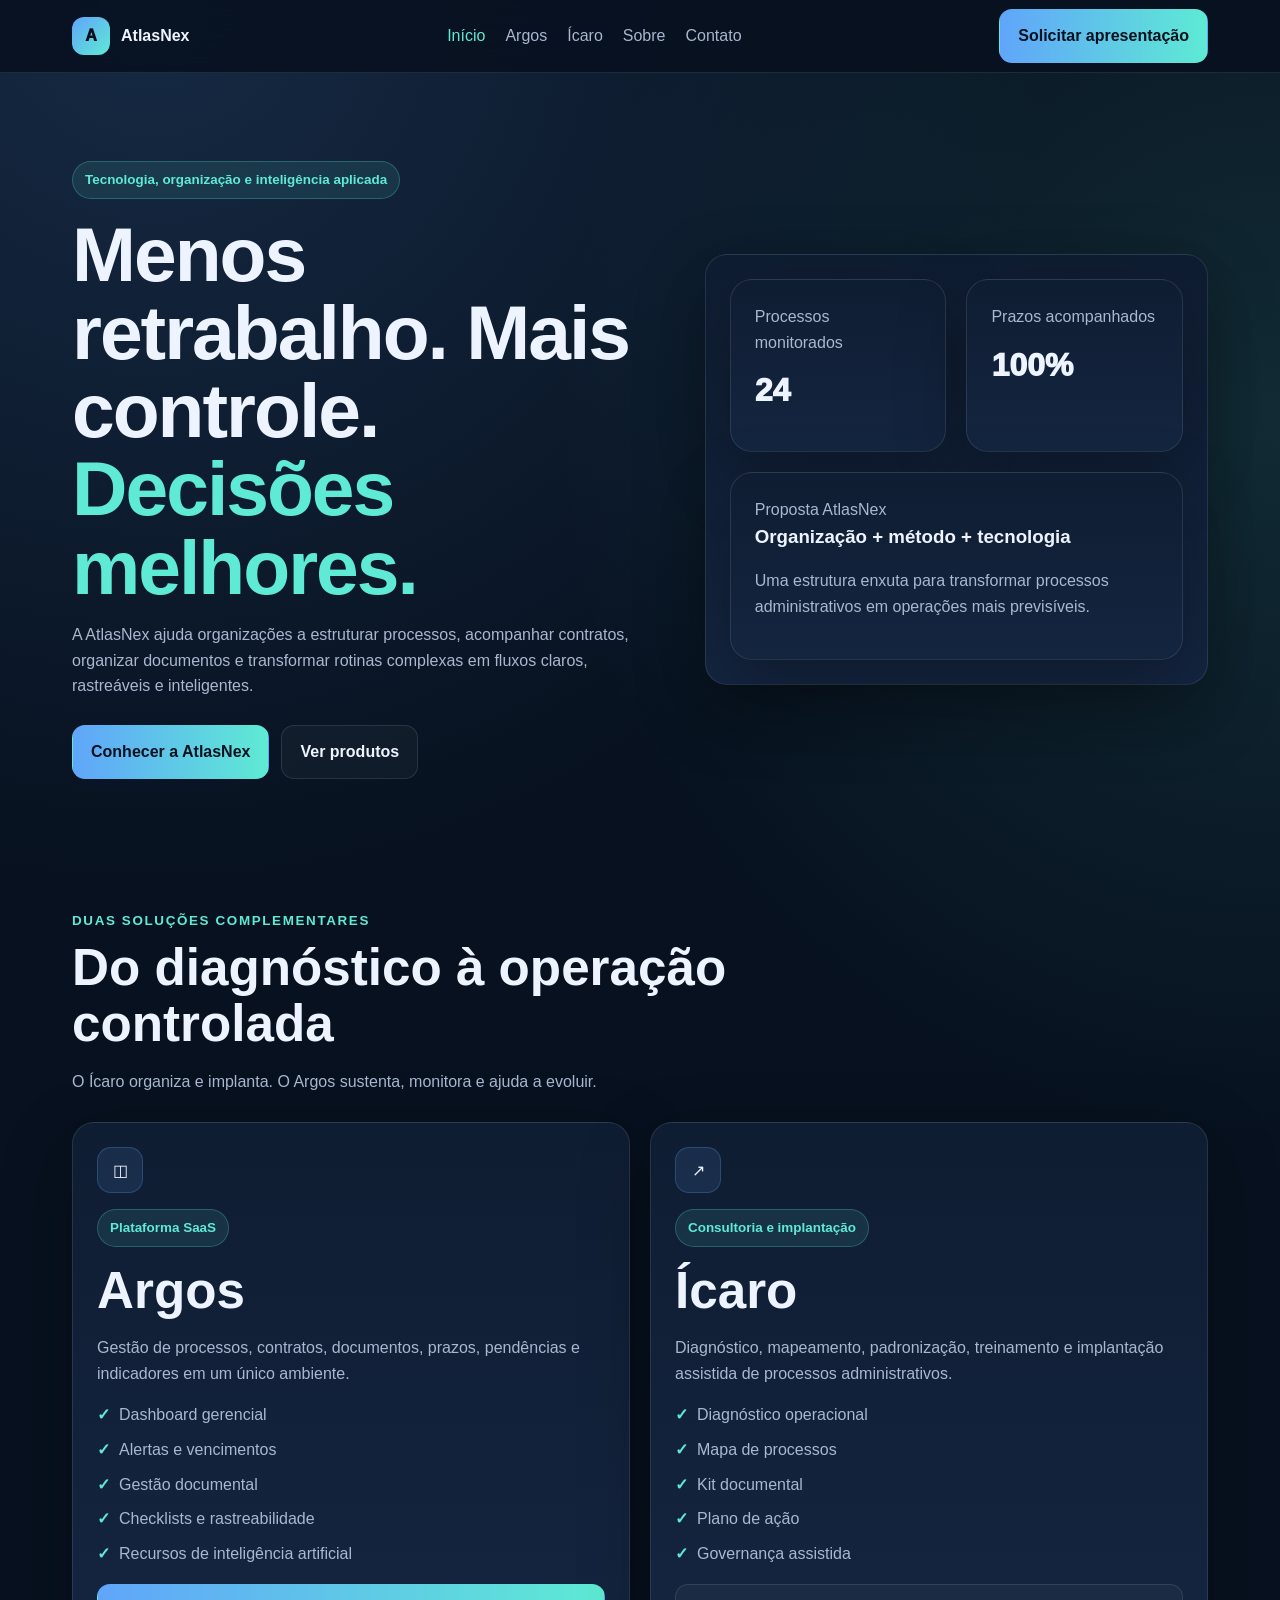
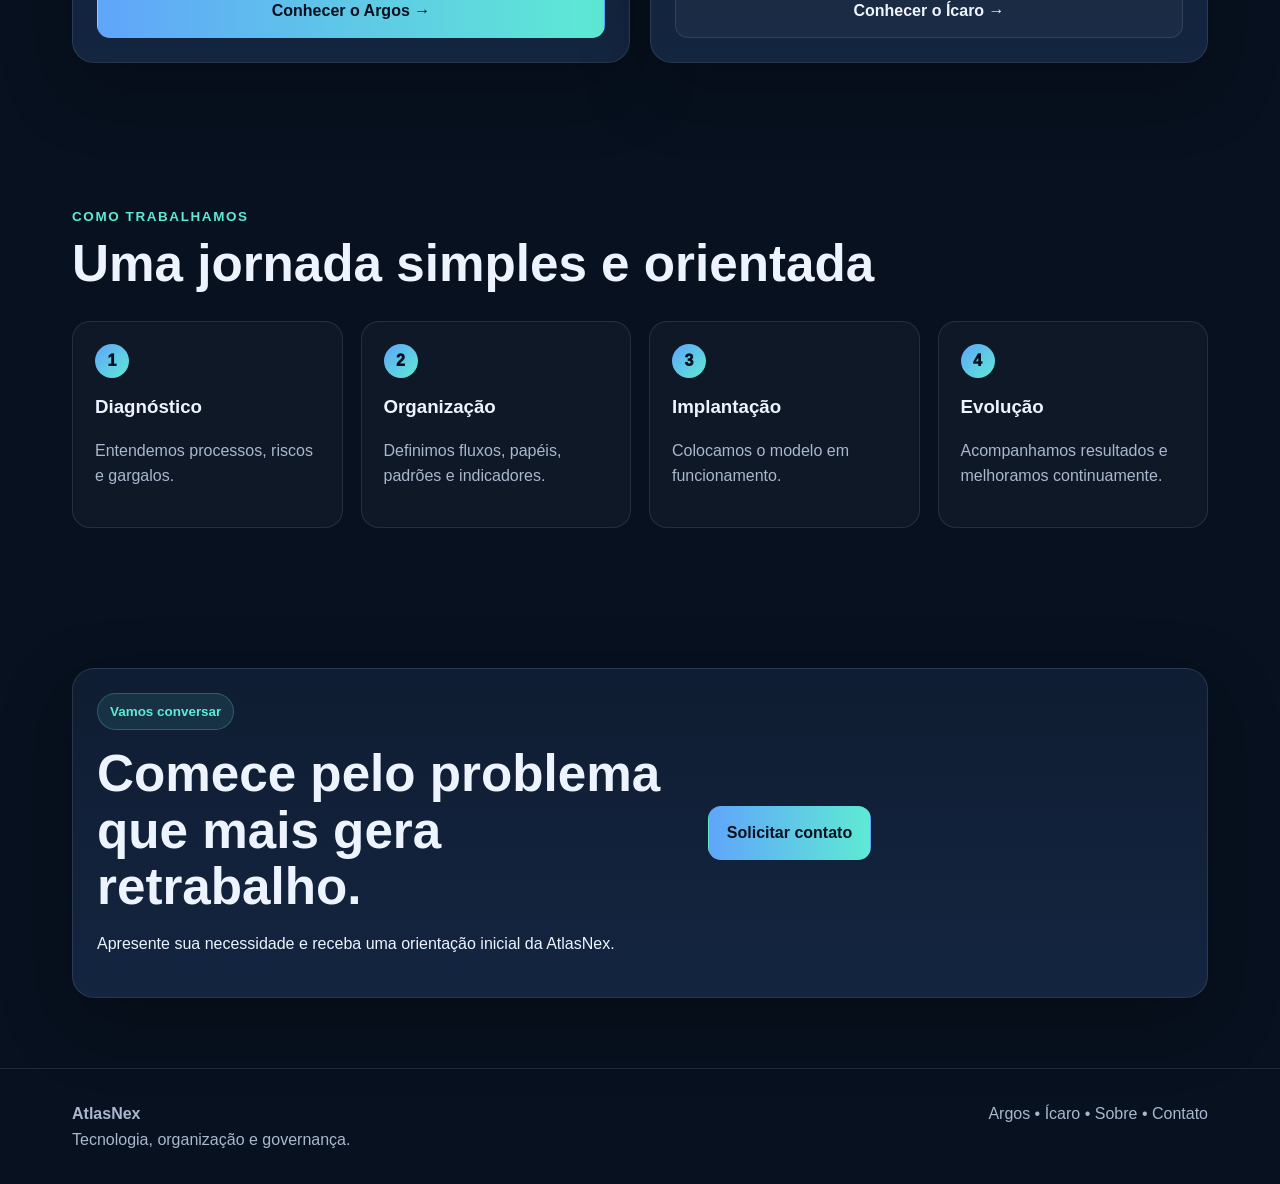
<file: index.html>
<!DOCTYPE html><html lang="pt-BR"><head><meta charset="UTF-8"><meta name="viewport" content="width=device-width,initial-scale=1"><meta name="description" content="AtlasNex — tecnologia, organização e inteligência aplicada para processos administrativos."><title>AtlasNex | Inteligência aplicada</title><link rel="stylesheet" href="css/style.css"></head><body><nav class="site-nav"><div class="container nav-inner"><a class="brand" href="index.html"><span class="mark">A</span><span>AtlasNex</span></a><button class="menu-btn" aria-label="Abrir menu">☰</button><div class="nav-links"><a class="active" href="index.html">Início</a><a href="argos.html">Argos</a><a href="icaro.html">Ícaro</a><a href="sobre.html">Sobre</a><a href="contato.html">Contato</a></div><a class="btn primary" href="contato.html">Solicitar apresentação</a></div></nav><main><section class="hero"><div class="container hero-grid"><div><div class="eyebrow">Tecnologia, organização e inteligência aplicada</div><h1>Menos retrabalho. Mais controle. <span style="color:var(--primary)">Decisões melhores.</span></h1><p>A AtlasNex ajuda organizações a estruturar processos, acompanhar contratos, organizar documentos e transformar rotinas complexas em fluxos claros, rastreáveis e inteligentes.</p><div class="actions"><a class="btn primary" href="contato.html">Conhecer a AtlasNex</a><a class="btn secondary" href="#produtos">Ver produtos</a></div></div><div class="visual"><div class="grid g2"><div class="card"><span class="muted">Processos monitorados</span><div class="price">24</div></div><div class="card"><span class="muted">Prazos acompanhados</span><div class="price">100%</div></div><div class="card" style="grid-column:1/-1"><span class="muted">Proposta AtlasNex</span><h3>Organização + método + tecnologia</h3><p>Uma estrutura enxuta para transformar processos administrativos em operações mais previsíveis.</p></div></div></div></div></section><section id="produtos"><div class="container"><div class="section-head"><span>Duas soluções complementares</span><h2>Do diagnóstico à operação controlada</h2><p class="muted">O Ícaro organiza e implanta. O Argos sustenta, monitora e ajuda a evoluir.</p></div><div class="grid g2"><article class="card"><div class="icon">◫</div><span class="tag">Plataforma SaaS</span><h2>Argos</h2><p>Gestão de processos, contratos, documentos, prazos, pendências e indicadores em um único ambiente.</p><ul class="list"><li>Dashboard gerencial</li><li>Alertas e vencimentos</li><li>Gestão documental</li><li>Checklists e rastreabilidade</li><li>Recursos de inteligência artificial</li></ul><div class="product-link"><a class="btn primary" href="argos.html">Conhecer o Argos →</a></div></article><article class="card"><div class="icon">↗</div><span class="tag">Consultoria e implantação</span><h2>Ícaro</h2><p>Diagnóstico, mapeamento, padronização, treinamento e implantação assistida de processos administrativos.</p><ul class="list"><li>Diagnóstico operacional</li><li>Mapa de processos</li><li>Kit documental</li><li>Plano de ação</li><li>Governança assistida</li></ul><div class="product-link"><a class="btn secondary" href="icaro.html">Conhecer o Ícaro →</a></div></article></div></div></section><section><div class="container"><div class="section-head"><span>Como trabalhamos</span><h2>Uma jornada simples e orientada</h2></div><div class="steps"><div class="step"><h3>Diagnóstico</h3><p>Entendemos processos, riscos e gargalos.</p></div><div class="step"><h3>Organização</h3><p>Definimos fluxos, papéis, padrões e indicadores.</p></div><div class="step"><h3>Implantação</h3><p>Colocamos o modelo em funcionamento.</p></div><div class="step"><h3>Evolução</h3><p>Acompanhamos resultados e melhoramos continuamente.</p></div></div></div></section><section><div class="container"><div class="cta"><div><div class="eyebrow">Vamos conversar</div><h2>Comece pelo problema que mais gera retrabalho.</h2><p>Apresente sua necessidade e receba uma orientação inicial da AtlasNex.</p></div><div><a class="btn primary" href="contato.html">Solicitar contato</a></div></div></div></section></main><footer class="footer"><div class="container footer-grid"><div><strong>AtlasNex</strong><br>Tecnologia, organização e governança.</div><div><a href="argos.html">Argos</a> • <a href="icaro.html">Ícaro</a> • <a href="sobre.html">Sobre</a> • <a href="contato.html">Contato</a></div></div></footer><button class="top-btn" aria-label="Voltar ao topo">↑</button><script src="js/main.js"></script></body></html>
</file>
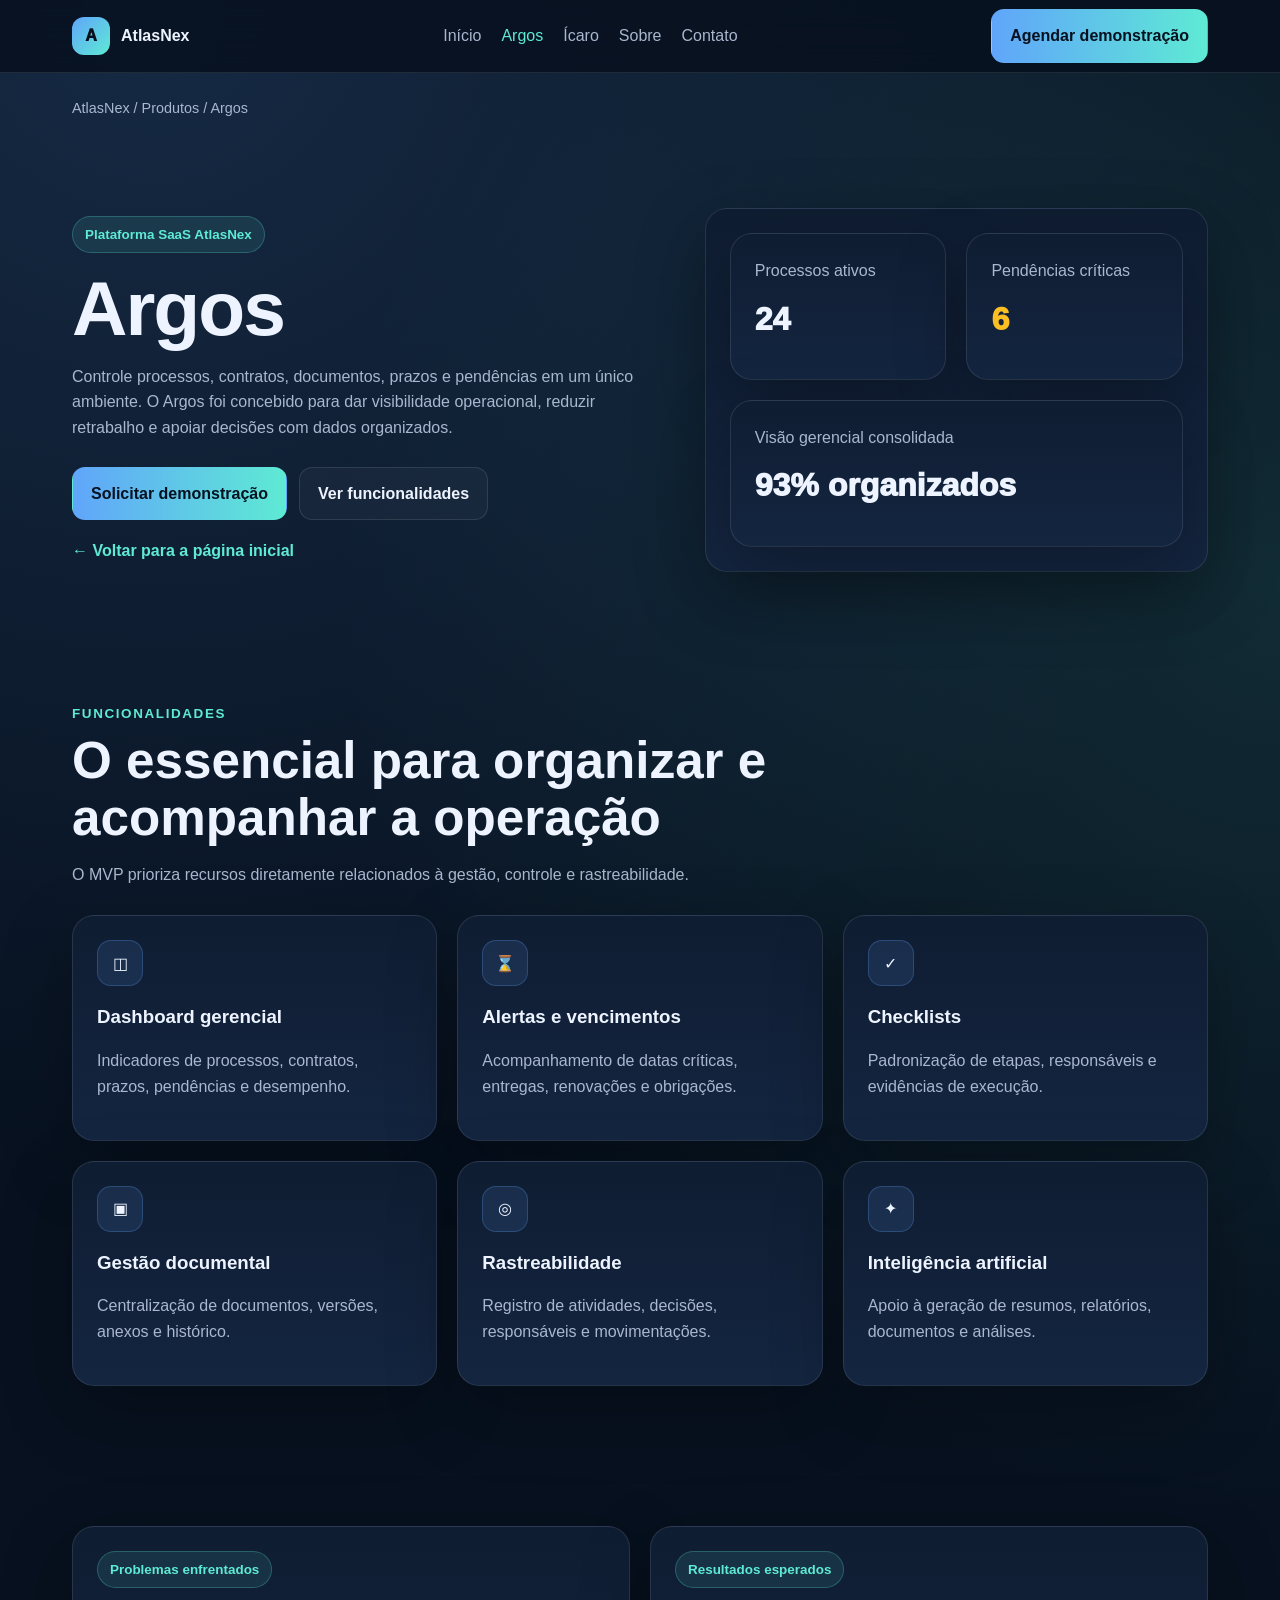
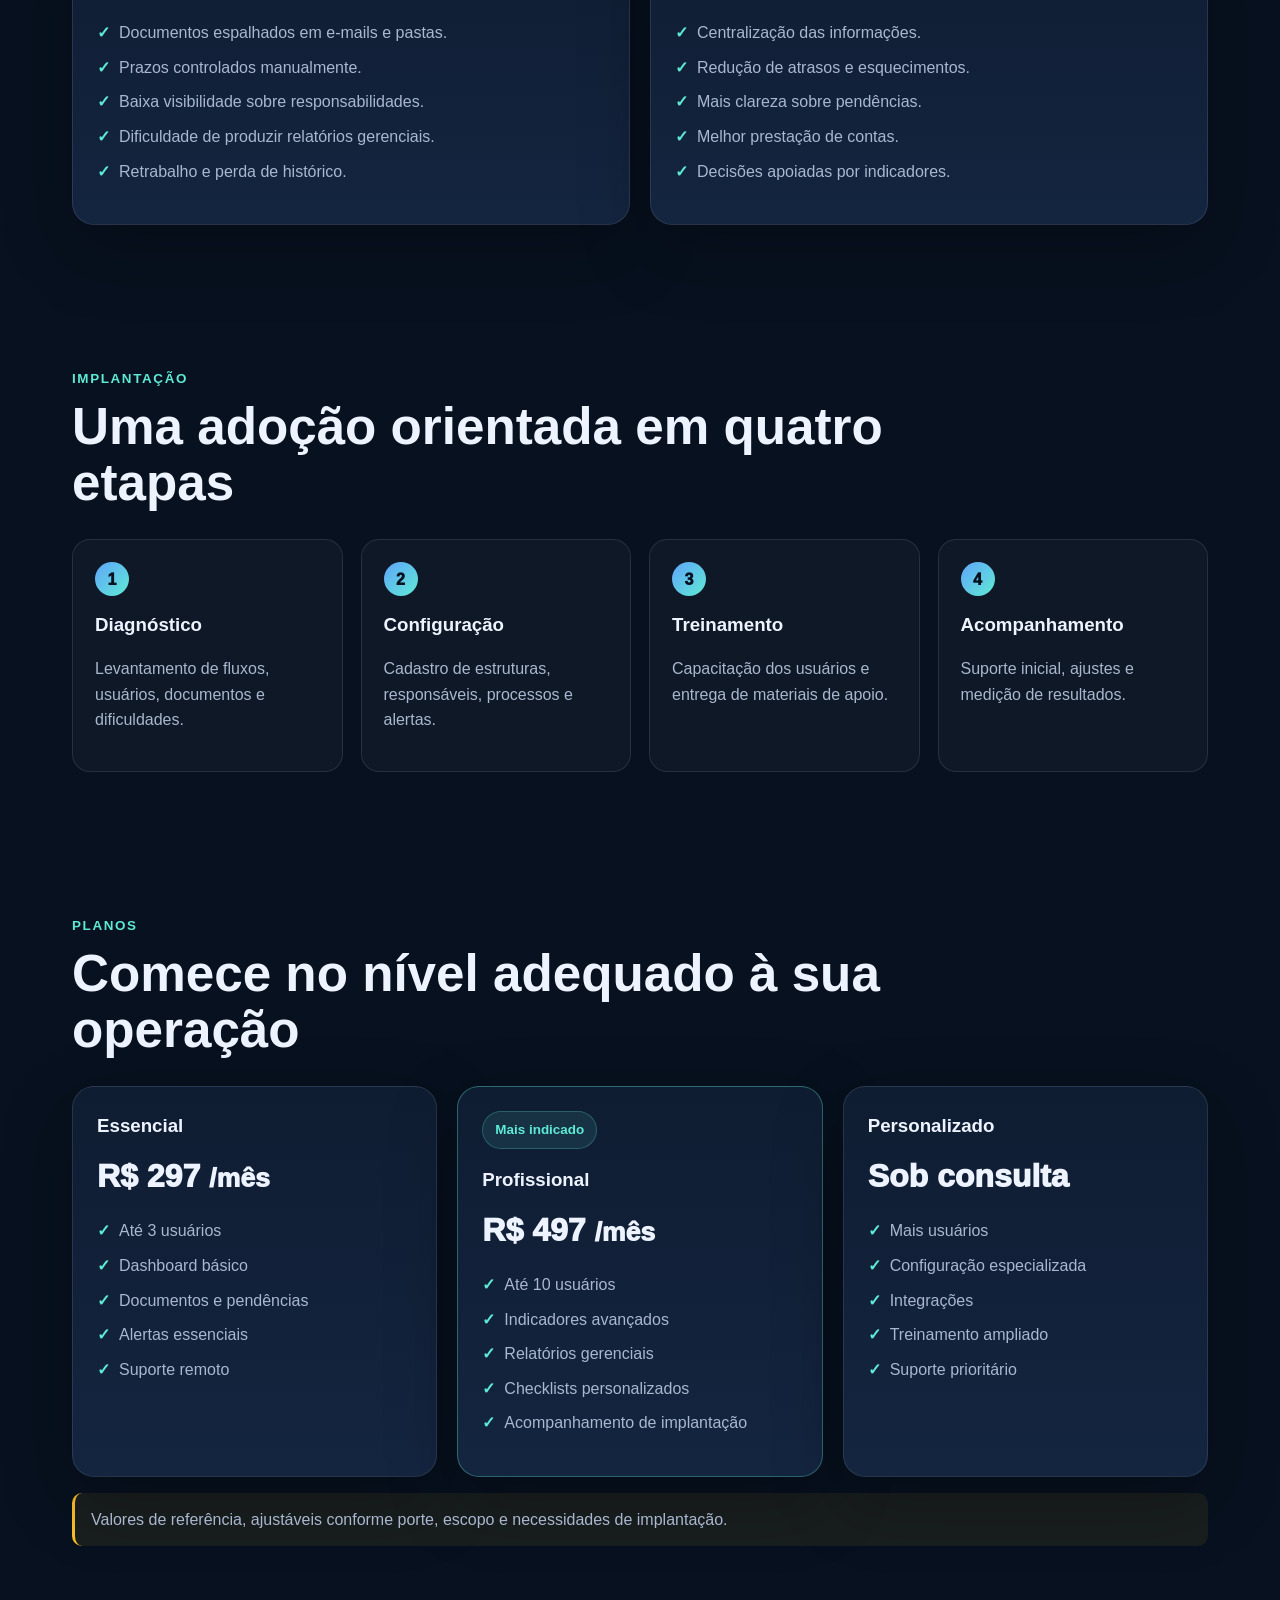
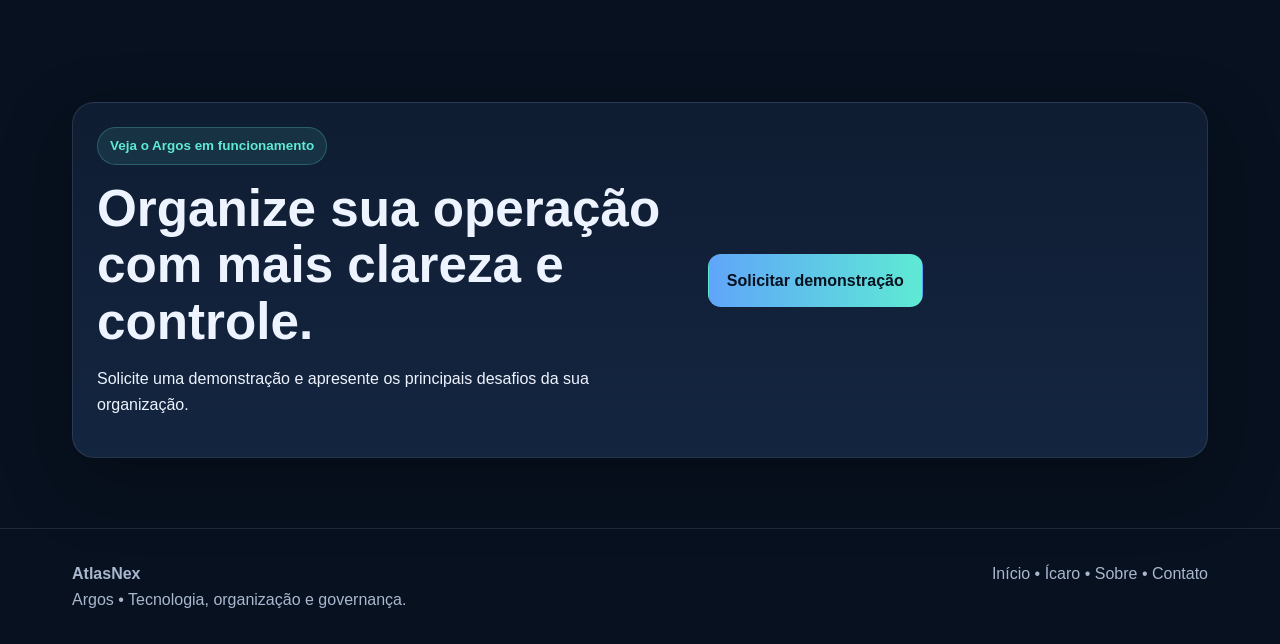
<file: argos.html>
<!DOCTYPE html><html lang="pt-BR"><head><meta charset="UTF-8"><meta name="viewport" content="width=device-width,initial-scale=1"><meta name="description" content="Argos — plataforma AtlasNex para gestão de processos, contratos, documentos, prazos e pendências."><title>Argos | AtlasNex</title><link rel="stylesheet" href="css/style.css"></head><body><nav class="site-nav"><div class="container nav-inner"><a class="brand" href="index.html"><span class="mark">A</span><span>AtlasNex</span></a><button class="menu-btn" aria-label="Abrir menu">☰</button><div class="nav-links"><a href="index.html">Início</a><a class="active" href="argos.html">Argos</a><a href="icaro.html">Ícaro</a><a href="sobre.html">Sobre</a><a href="contato.html">Contato</a></div><a class="btn primary" href="contato.html?produto=argos">Agendar demonstração</a></div></nav><div class="container breadcrumb"><a href="index.html">AtlasNex</a> / Produtos / Argos</div><main><section class="hero"><div class="container hero-grid"><div><div class="eyebrow">Plataforma SaaS AtlasNex</div><h1>Argos</h1><p>Controle processos, contratos, documentos, prazos e pendências em um único ambiente. O Argos foi concebido para dar visibilidade operacional, reduzir retrabalho e apoiar decisões com dados organizados.</p><div class="actions"><a class="btn primary" href="contato.html?produto=argos">Solicitar demonstração</a><a class="btn secondary" href="#funcionalidades">Ver funcionalidades</a></div><a class="back" href="index.html">← Voltar para a página inicial</a></div><div class="visual"><div class="grid g2"><div class="card"><span class="muted">Processos ativos</span><div class="price">24</div></div><div class="card"><span class="muted">Pendências críticas</span><div class="price" style="color:var(--gold)">6</div></div><div class="card" style="grid-column:1/-1"><span class="muted">Visão gerencial consolidada</span><div class="price">93% organizados</div></div></div></div></div></section><section id="funcionalidades"><div class="container"><div class="section-head"><span>Funcionalidades</span><h2>O essencial para organizar e acompanhar a operação</h2><p class="muted">O MVP prioriza recursos diretamente relacionados à gestão, controle e rastreabilidade.</p></div><div class="grid g3"><div class="card"><div class="icon">◫</div><h3>Dashboard gerencial</h3><p>Indicadores de processos, contratos, prazos, pendências e desempenho.</p></div><div class="card"><div class="icon">⌛</div><h3>Alertas e vencimentos</h3><p>Acompanhamento de datas críticas, entregas, renovações e obrigações.</p></div><div class="card"><div class="icon">✓</div><h3>Checklists</h3><p>Padronização de etapas, responsáveis e evidências de execução.</p></div><div class="card"><div class="icon">▣</div><h3>Gestão documental</h3><p>Centralização de documentos, versões, anexos e histórico.</p></div><div class="card"><div class="icon">◎</div><h3>Rastreabilidade</h3><p>Registro de atividades, decisões, responsáveis e movimentações.</p></div><div class="card"><div class="icon">✦</div><h3>Inteligência artificial</h3><p>Apoio à geração de resumos, relatórios, documentos e análises.</p></div></div></div></section><section><div class="container grid g2"><div class="card"><span class="tag">Problemas enfrentados</span><ul class="list"><li>Documentos espalhados em e-mails e pastas.</li><li>Prazos controlados manualmente.</li><li>Baixa visibilidade sobre responsabilidades.</li><li>Dificuldade de produzir relatórios gerenciais.</li><li>Retrabalho e perda de histórico.</li></ul></div><div class="card"><span class="tag">Resultados esperados</span><ul class="list"><li>Centralização das informações.</li><li>Redução de atrasos e esquecimentos.</li><li>Mais clareza sobre pendências.</li><li>Melhor prestação de contas.</li><li>Decisões apoiadas por indicadores.</li></ul></div></div></section><section><div class="container"><div class="section-head"><span>Implantação</span><h2>Uma adoção orientada em quatro etapas</h2></div><div class="steps"><div class="step"><h3>Diagnóstico</h3><p>Levantamento de fluxos, usuários, documentos e dificuldades.</p></div><div class="step"><h3>Configuração</h3><p>Cadastro de estruturas, responsáveis, processos e alertas.</p></div><div class="step"><h3>Treinamento</h3><p>Capacitação dos usuários e entrega de materiais de apoio.</p></div><div class="step"><h3>Acompanhamento</h3><p>Suporte inicial, ajustes e medição de resultados.</p></div></div></div></section><section><div class="container"><div class="section-head"><span>Planos</span><h2>Comece no nível adequado à sua operação</h2></div><div class="grid g3"><div class="card"><h3>Essencial</h3><div class="price">R$ 297 <small>/mês</small></div><ul class="list"><li>Até 3 usuários</li><li>Dashboard básico</li><li>Documentos e pendências</li><li>Alertas essenciais</li><li>Suporte remoto</li></ul></div><div class="card" style="border-color:rgba(94,234,212,.35)"><span class="tag">Mais indicado</span><h3>Profissional</h3><div class="price">R$ 497 <small>/mês</small></div><ul class="list"><li>Até 10 usuários</li><li>Indicadores avançados</li><li>Relatórios gerenciais</li><li>Checklists personalizados</li><li>Acompanhamento de implantação</li></ul></div><div class="card"><h3>Personalizado</h3><div class="price">Sob consulta</div><ul class="list"><li>Mais usuários</li><li>Configuração especializada</li><li>Integrações</li><li>Treinamento ampliado</li><li>Suporte prioritário</li></ul></div></div><p class="notice">Valores de referência, ajustáveis conforme porte, escopo e necessidades de implantação.</p></div></section><section><div class="container"><div class="cta"><div><div class="eyebrow">Veja o Argos em funcionamento</div><h2>Organize sua operação com mais clareza e controle.</h2><p>Solicite uma demonstração e apresente os principais desafios da sua organização.</p></div><div><a class="btn primary" href="contato.html?produto=argos">Solicitar demonstração</a></div></div></div></section></main><footer class="footer"><div class="container footer-grid"><div><strong>AtlasNex</strong><br>Argos • Tecnologia, organização e governança.</div><div><a href="index.html">Início</a> • <a href="icaro.html">Ícaro</a> • <a href="sobre.html">Sobre</a> • <a href="contato.html">Contato</a></div></div></footer><button class="top-btn" aria-label="Voltar ao topo">↑</button><script src="js/main.js"></script></body></html>
</file>
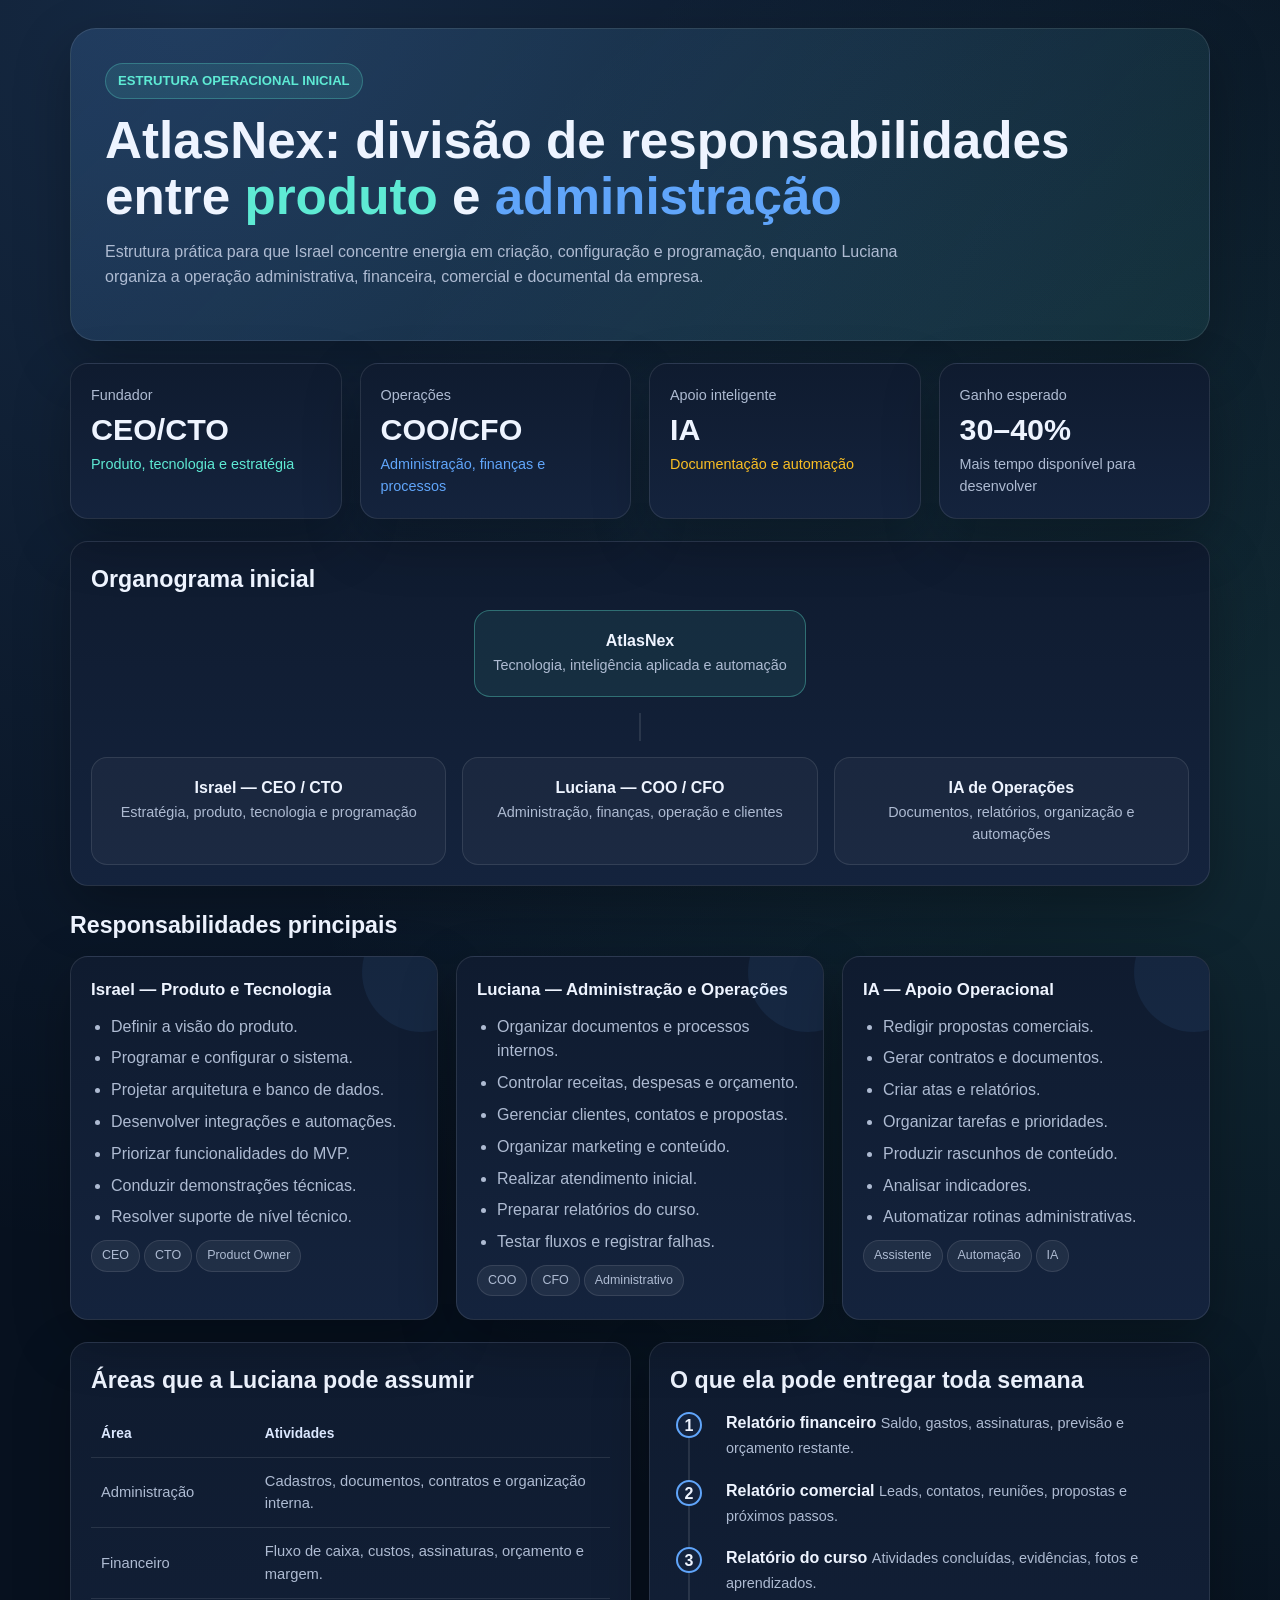
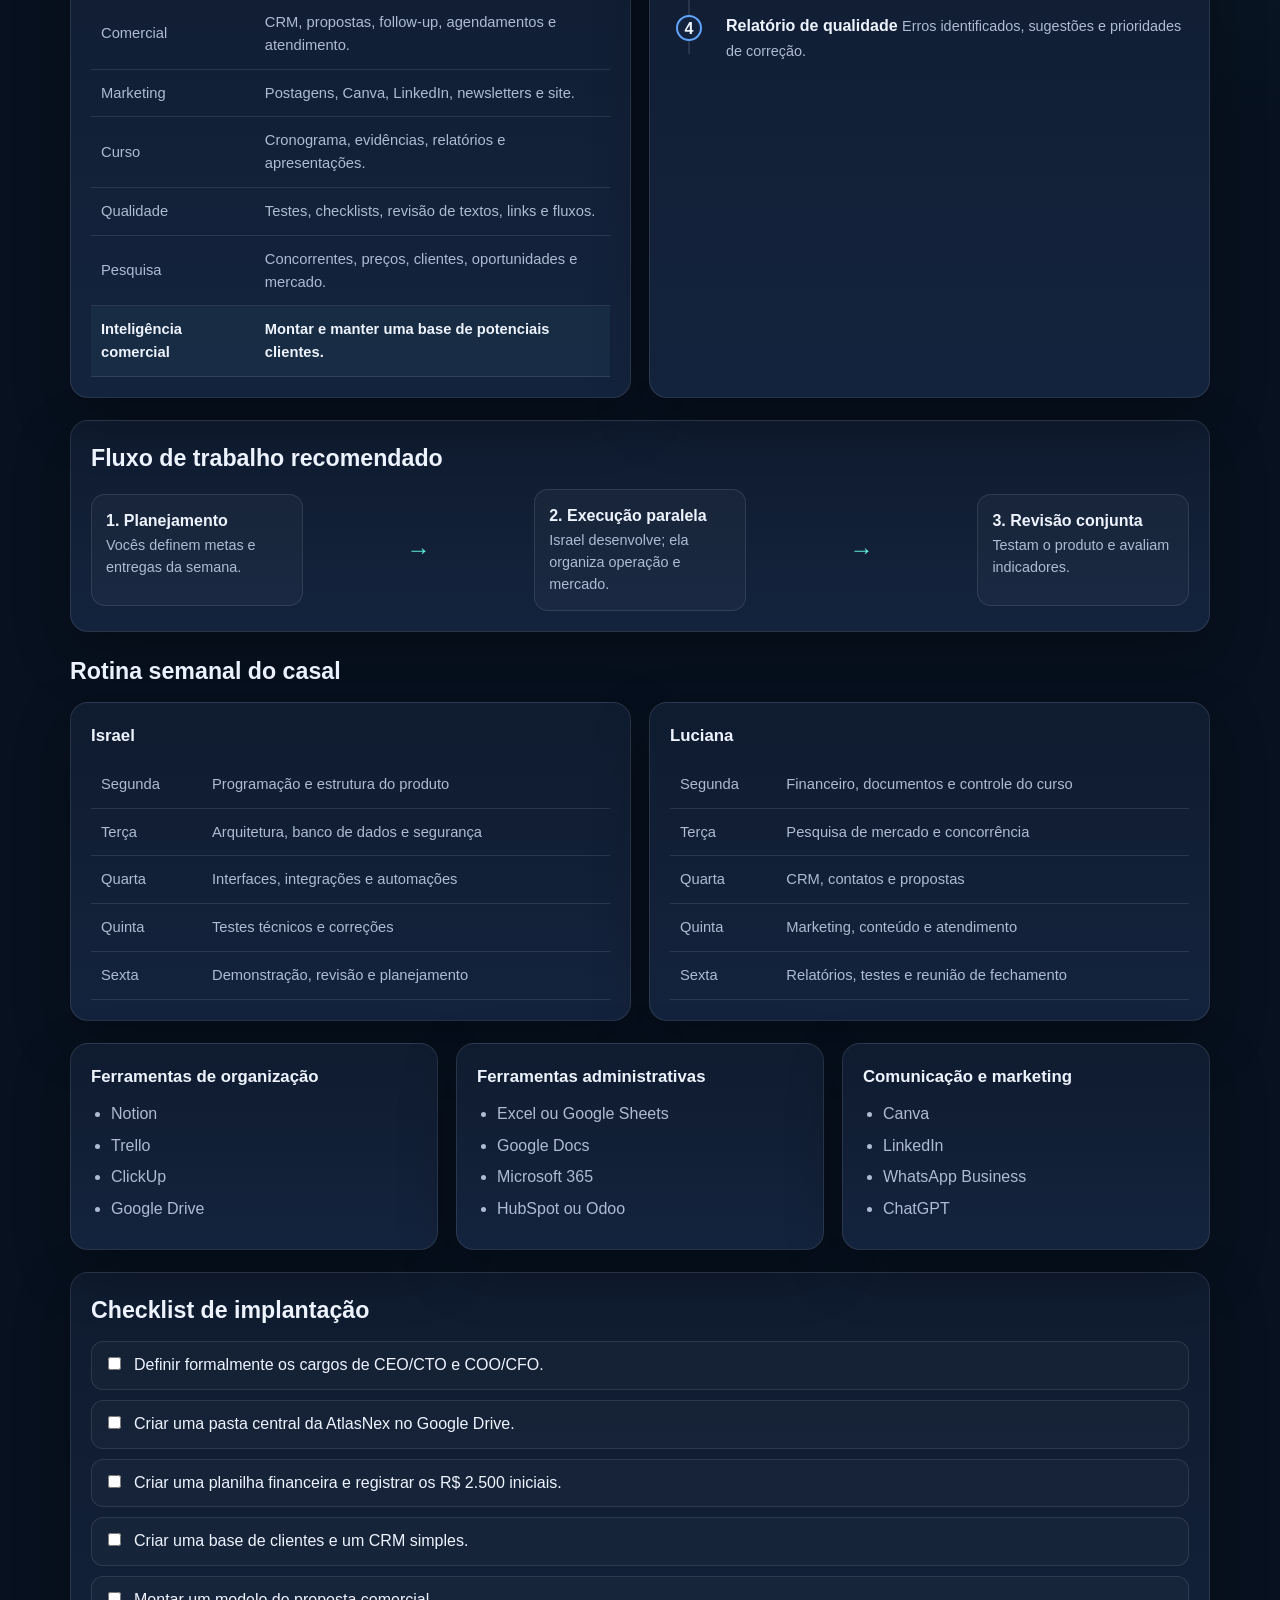
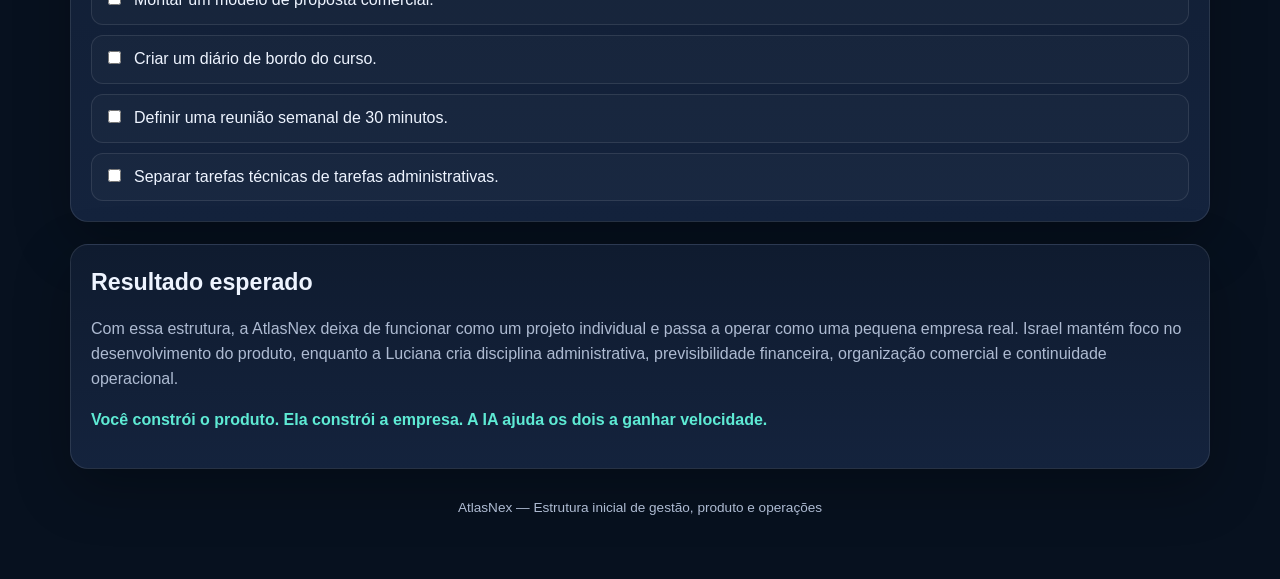
<file: atlasnex_divisao_responsabilidades.html>
<!DOCTYPE html>
<html lang="pt-BR">
<head>
  <meta charset="UTF-8" />
  <meta name="viewport" content="width=device-width, initial-scale=1.0" />
  <title>AtlasNex — Divisão de Responsabilidades</title>
  <style>
    :root{
      --bg:#07111f;
      --panel:#0f1b2f;
      --panel2:#14233d;
      --text:#eef4ff;
      --muted:#aebbd2;
      --primary:#5eead4;
      --secondary:#60a5fa;
      --gold:#fbbf24;
      --danger:#fb7185;
      --line:rgba(255,255,255,.10);
      --shadow:0 20px 55px rgba(0,0,0,.28);
    }
    *{box-sizing:border-box}
    html{scroll-behavior:smooth}
    body{
      margin:0;
      font-family:Inter,Segoe UI,Arial,sans-serif;
      background:
        radial-gradient(circle at 15% 0%, rgba(96,165,250,.16), transparent 32%),
        radial-gradient(circle at 100% 20%, rgba(94,234,212,.11), transparent 30%),
        var(--bg);
      color:var(--text);
      line-height:1.55;
    }
    .wrap{max-width:1180px;margin:auto;padding:28px 20px 60px}
    .hero{
      background:linear-gradient(135deg,rgba(96,165,250,.17),rgba(94,234,212,.08));
      border:1px solid var(--line);
      border-radius:26px;
      padding:34px;
      box-shadow:var(--shadow);
      margin-bottom:22px;
    }
    .badge{
      display:inline-block;
      padding:7px 12px;
      border-radius:999px;
      background:rgba(94,234,212,.11);
      color:var(--primary);
      border:1px solid rgba(94,234,212,.28);
      font-weight:800;
      font-size:.82rem;
      margin-bottom:14px;
    }
    h1,h2,h3{margin:0 0 12px}
    h1{font-size:clamp(2rem,4vw,3.4rem);line-height:1.08}
    h2{font-size:1.45rem}
    h3{font-size:1.05rem}
    .subtitle{color:var(--muted);max-width:850px}
    .accent{color:var(--primary)}
    .blue{color:var(--secondary)}
    .gold{color:var(--gold)}
    .muted{color:var(--muted)}
    .small{font-size:.9rem}
    .section{margin-top:22px}
    .grid{display:grid;gap:18px}
    .grid-2{grid-template-columns:repeat(2,1fr)}
    .grid-3{grid-template-columns:repeat(3,1fr)}
    .grid-4{grid-template-columns:repeat(4,1fr)}
    .card{
      background:linear-gradient(180deg,var(--panel),var(--panel2));
      border:1px solid var(--line);
      border-radius:18px;
      padding:20px;
      box-shadow:var(--shadow);
    }
    .metric{font-size:1.9rem;font-weight:900}
    .role{
      position:relative;
      overflow:hidden;
    }
    .role::after{
      content:"";
      position:absolute;
      width:120px;height:120px;border-radius:50%;
      right:-45px;top:-45px;
      background:rgba(96,165,250,.08)
    }
    .tag{
      display:inline-block;
      padding:5px 10px;
      border-radius:999px;
      background:rgba(255,255,255,.06);
      border:1px solid var(--line);
      font-size:.78rem;
      color:var(--muted);
      margin:3px 4px 3px 0;
    }
    .org{
      display:grid;
      gap:16px;
      text-align:center;
    }
    .org-box{
      padding:18px;
      border-radius:16px;
      border:1px solid var(--line);
      background:rgba(255,255,255,.035);
    }
    .org-main{
      max-width:420px;
      margin:auto;
      border-color:rgba(94,234,212,.35);
      background:rgba(94,234,212,.08);
    }
    .org-line{
      width:2px;height:28px;background:var(--line);margin:auto;
    }
    .org-row{display:grid;grid-template-columns:repeat(3,1fr);gap:16px}
    ul{padding-left:20px;margin:10px 0 0}
    li{margin:7px 0;color:var(--muted)}
    table{width:100%;border-collapse:collapse}
    th,td{padding:12px 10px;border-bottom:1px solid var(--line);text-align:left}
    th{font-size:.86rem;color:#dce8ff}
    td{font-size:.92rem;color:var(--muted)}
    tr.highlight td{background:rgba(94,234,212,.05);color:var(--text);font-weight:700}
    .timeline{position:relative}
    .timeline::before{
      content:"";
      position:absolute;
      left:18px;top:10px;bottom:10px;
      width:2px;background:var(--line)
    }
    .step{position:relative;padding-left:56px;margin-bottom:18px}
    .dot{
      position:absolute;left:6px;top:1px;
      width:26px;height:26px;border-radius:50%;
      display:grid;place-items:center;
      border:2px solid var(--secondary);
      background:var(--panel2);
      font-weight:800;
    }
    .checklist{display:grid;gap:10px}
    .check{
      display:flex;gap:10px;align-items:flex-start;
      padding:11px 12px;border-radius:12px;
      border:1px solid var(--line);
      background:rgba(255,255,255,.025)
    }
    .check input{margin-top:4px}
    .flow{
      display:grid;grid-template-columns:repeat(5,1fr);gap:10px;align-items:center
    }
    .flow-box{
      min-height:112px;
      padding:14px;
      border-radius:14px;
      border:1px solid var(--line);
      background:rgba(255,255,255,.03)
    }
    .arrow{text-align:center;font-size:1.5rem;color:var(--primary)}
    .footer{margin-top:28px;text-align:center;color:var(--muted);font-size:.85rem}
    @media(max-width:900px){
      .grid-2,.grid-3,.grid-4,.org-row,.flow{grid-template-columns:1fr}
      .arrow{transform:rotate(90deg)}
      .hero{padding:24px}
    }
    @media print{
      body{background:white;color:#111}
      .hero,.card,.org-box,.flow-box{background:white;box-shadow:none;border:1px solid #ddd}
      .muted,td,li{color:#444}
      .badge{color:#0f766e}
    }
  </style>
</head>
<body>
<div class="wrap">

  <section class="hero">
    <div class="badge">ESTRUTURA OPERACIONAL INICIAL</div>
    <h1>AtlasNex: divisão de responsabilidades entre <span class="accent">produto</span> e <span class="blue">administração</span></h1>
    <p class="subtitle">
      Estrutura prática para que Israel concentre energia em criação, configuração e programação,
      enquanto Luciana organiza a operação administrativa, financeira, comercial e documental da empresa.
    </p>
  </section>

  <section class="grid grid-4">
    <div class="card">
      <div class="muted small">Fundador</div>
      <div class="metric">CEO/CTO</div>
      <div class="small accent">Produto, tecnologia e estratégia</div>
    </div>
    <div class="card">
      <div class="muted small">Operações</div>
      <div class="metric">COO/CFO</div>
      <div class="small blue">Administração, finanças e processos</div>
    </div>
    <div class="card">
      <div class="muted small">Apoio inteligente</div>
      <div class="metric">IA</div>
      <div class="small gold">Documentação e automação</div>
    </div>
    <div class="card">
      <div class="muted small">Ganho esperado</div>
      <div class="metric">30–40%</div>
      <div class="small muted">Mais tempo disponível para desenvolver</div>
    </div>
  </section>

  <section class="section card">
    <h2>Organograma inicial</h2>
    <div class="org">
      <div class="org-box org-main">
        <strong>AtlasNex</strong><br>
        <span class="muted small">Tecnologia, inteligência aplicada e automação</span>
      </div>
      <div class="org-line"></div>
      <div class="org-row">
        <div class="org-box">
          <strong>Israel — CEO / CTO</strong>
          <div class="muted small">Estratégia, produto, tecnologia e programação</div>
        </div>
        <div class="org-box">
          <strong>Luciana — COO / CFO</strong>
          <div class="muted small">Administração, finanças, operação e clientes</div>
        </div>
        <div class="org-box">
          <strong>IA de Operações</strong>
          <div class="muted small">Documentos, relatórios, organização e automações</div>
        </div>
      </div>
    </div>
  </section>

  <section class="section">
    <h2>Responsabilidades principais</h2>
    <div class="grid grid-3">
      <article class="card role">
        <h3>Israel — Produto e Tecnologia</h3>
        <ul>
          <li>Definir a visão do produto.</li>
          <li>Programar e configurar o sistema.</li>
          <li>Projetar arquitetura e banco de dados.</li>
          <li>Desenvolver integrações e automações.</li>
          <li>Priorizar funcionalidades do MVP.</li>
          <li>Conduzir demonstrações técnicas.</li>
          <li>Resolver suporte de nível técnico.</li>
        </ul>
        <span class="tag">CEO</span><span class="tag">CTO</span><span class="tag">Product Owner</span>
      </article>

      <article class="card role">
        <h3>Luciana — Administração e Operações</h3>
        <ul>
          <li>Organizar documentos e processos internos.</li>
          <li>Controlar receitas, despesas e orçamento.</li>
          <li>Gerenciar clientes, contatos e propostas.</li>
          <li>Organizar marketing e conteúdo.</li>
          <li>Realizar atendimento inicial.</li>
          <li>Preparar relatórios do curso.</li>
          <li>Testar fluxos e registrar falhas.</li>
        </ul>
        <span class="tag">COO</span><span class="tag">CFO</span><span class="tag">Administrativo</span>
      </article>

      <article class="card role">
        <h3>IA — Apoio Operacional</h3>
        <ul>
          <li>Redigir propostas comerciais.</li>
          <li>Gerar contratos e documentos.</li>
          <li>Criar atas e relatórios.</li>
          <li>Organizar tarefas e prioridades.</li>
          <li>Produzir rascunhos de conteúdo.</li>
          <li>Analisar indicadores.</li>
          <li>Automatizar rotinas administrativas.</li>
        </ul>
        <span class="tag">Assistente</span><span class="tag">Automação</span><span class="tag">IA</span>
      </article>
    </div>
  </section>

  <section class="section grid grid-2">
    <div class="card">
      <h2>Áreas que a Luciana pode assumir</h2>
      <table>
        <thead>
          <tr><th>Área</th><th>Atividades</th></tr>
        </thead>
        <tbody>
          <tr><td>Administração</td><td>Cadastros, documentos, contratos e organização interna.</td></tr>
          <tr><td>Financeiro</td><td>Fluxo de caixa, custos, assinaturas, orçamento e margem.</td></tr>
          <tr><td>Comercial</td><td>CRM, propostas, follow-up, agendamentos e atendimento.</td></tr>
          <tr><td>Marketing</td><td>Postagens, Canva, LinkedIn, newsletters e site.</td></tr>
          <tr><td>Curso</td><td>Cronograma, evidências, relatórios e apresentações.</td></tr>
          <tr><td>Qualidade</td><td>Testes, checklists, revisão de textos, links e fluxos.</td></tr>
          <tr><td>Pesquisa</td><td>Concorrentes, preços, clientes, oportunidades e mercado.</td></tr>
          <tr class="highlight"><td>Inteligência comercial</td><td>Montar e manter uma base de potenciais clientes.</td></tr>
        </tbody>
      </table>
    </div>

    <div class="card">
      <h2>O que ela pode entregar toda semana</h2>
      <div class="timeline">
        <div class="step">
          <div class="dot">1</div>
          <strong>Relatório financeiro</strong>
          <span class="muted small">Saldo, gastos, assinaturas, previsão e orçamento restante.</span>
        </div>
        <div class="step">
          <div class="dot">2</div>
          <strong>Relatório comercial</strong>
          <span class="muted small">Leads, contatos, reuniões, propostas e próximos passos.</span>
        </div>
        <div class="step">
          <div class="dot">3</div>
          <strong>Relatório do curso</strong>
          <span class="muted small">Atividades concluídas, evidências, fotos e aprendizados.</span>
        </div>
        <div class="step">
          <div class="dot">4</div>
          <strong>Relatório de qualidade</strong>
          <span class="muted small">Erros identificados, sugestões e prioridades de correção.</span>
        </div>
      </div>
    </div>
  </section>

  <section class="section card">
    <h2>Fluxo de trabalho recomendado</h2>
    <div class="flow">
      <div class="flow-box">
        <strong>1. Planejamento</strong>
        <div class="muted small">Vocês definem metas e entregas da semana.</div>
      </div>
      <div class="arrow">→</div>
      <div class="flow-box">
        <strong>2. Execução paralela</strong>
        <div class="muted small">Israel desenvolve; ela organiza operação e mercado.</div>
      </div>
      <div class="arrow">→</div>
      <div class="flow-box">
        <strong>3. Revisão conjunta</strong>
        <div class="muted small">Testam o produto e avaliam indicadores.</div>
      </div>
    </div>
  </section>

  <section class="section">
    <h2>Rotina semanal do casal</h2>
    <div class="grid grid-2">
      <div class="card">
        <h3>Israel</h3>
        <table>
          <tbody>
            <tr><td>Segunda</td><td>Programação e estrutura do produto</td></tr>
            <tr><td>Terça</td><td>Arquitetura, banco de dados e segurança</td></tr>
            <tr><td>Quarta</td><td>Interfaces, integrações e automações</td></tr>
            <tr><td>Quinta</td><td>Testes técnicos e correções</td></tr>
            <tr><td>Sexta</td><td>Demonstração, revisão e planejamento</td></tr>
          </tbody>
        </table>
      </div>

      <div class="card">
        <h3>Luciana</h3>
        <table>
          <tbody>
            <tr><td>Segunda</td><td>Financeiro, documentos e controle do curso</td></tr>
            <tr><td>Terça</td><td>Pesquisa de mercado e concorrência</td></tr>
            <tr><td>Quarta</td><td>CRM, contatos e propostas</td></tr>
            <tr><td>Quinta</td><td>Marketing, conteúdo e atendimento</td></tr>
            <tr><td>Sexta</td><td>Relatórios, testes e reunião de fechamento</td></tr>
          </tbody>
        </table>
      </div>
    </div>
  </section>

  <section class="section grid grid-3">
    <div class="card">
      <h3>Ferramentas de organização</h3>
      <ul>
        <li>Notion</li>
        <li>Trello</li>
        <li>ClickUp</li>
        <li>Google Drive</li>
      </ul>
    </div>
    <div class="card">
      <h3>Ferramentas administrativas</h3>
      <ul>
        <li>Excel ou Google Sheets</li>
        <li>Google Docs</li>
        <li>Microsoft 365</li>
        <li>HubSpot ou Odoo</li>
      </ul>
    </div>
    <div class="card">
      <h3>Comunicação e marketing</h3>
      <ul>
        <li>Canva</li>
        <li>LinkedIn</li>
        <li>WhatsApp Business</li>
        <li>ChatGPT</li>
      </ul>
    </div>
  </section>

  <section class="section card">
    <h2>Checklist de implantação</h2>
    <div class="checklist">
      <label class="check"><input type="checkbox"> <span>Definir formalmente os cargos de CEO/CTO e COO/CFO.</span></label>
      <label class="check"><input type="checkbox"> <span>Criar uma pasta central da AtlasNex no Google Drive.</span></label>
      <label class="check"><input type="checkbox"> <span>Criar uma planilha financeira e registrar os R$ 2.500 iniciais.</span></label>
      <label class="check"><input type="checkbox"> <span>Criar uma base de clientes e um CRM simples.</span></label>
      <label class="check"><input type="checkbox"> <span>Montar um modelo de proposta comercial.</span></label>
      <label class="check"><input type="checkbox"> <span>Criar um diário de bordo do curso.</span></label>
      <label class="check"><input type="checkbox"> <span>Definir uma reunião semanal de 30 minutos.</span></label>
      <label class="check"><input type="checkbox"> <span>Separar tarefas técnicas de tarefas administrativas.</span></label>
    </div>
  </section>

  <section class="section card">
    <h2>Resultado esperado</h2>
    <p class="muted">
      Com essa estrutura, a AtlasNex deixa de funcionar como um projeto individual e passa a operar como uma pequena empresa real.
      Israel mantém foco no desenvolvimento do produto, enquanto a Luciana cria disciplina administrativa, previsibilidade financeira,
      organização comercial e continuidade operacional.
    </p>
    <p><strong class="accent">Você constrói o produto. Ela constrói a empresa. A IA ajuda os dois a ganhar velocidade.</strong></p>
  </section>

  <div class="footer">
    AtlasNex — Estrutura inicial de gestão, produto e operações
  </div>
</div>
</body>
</html>
</file>
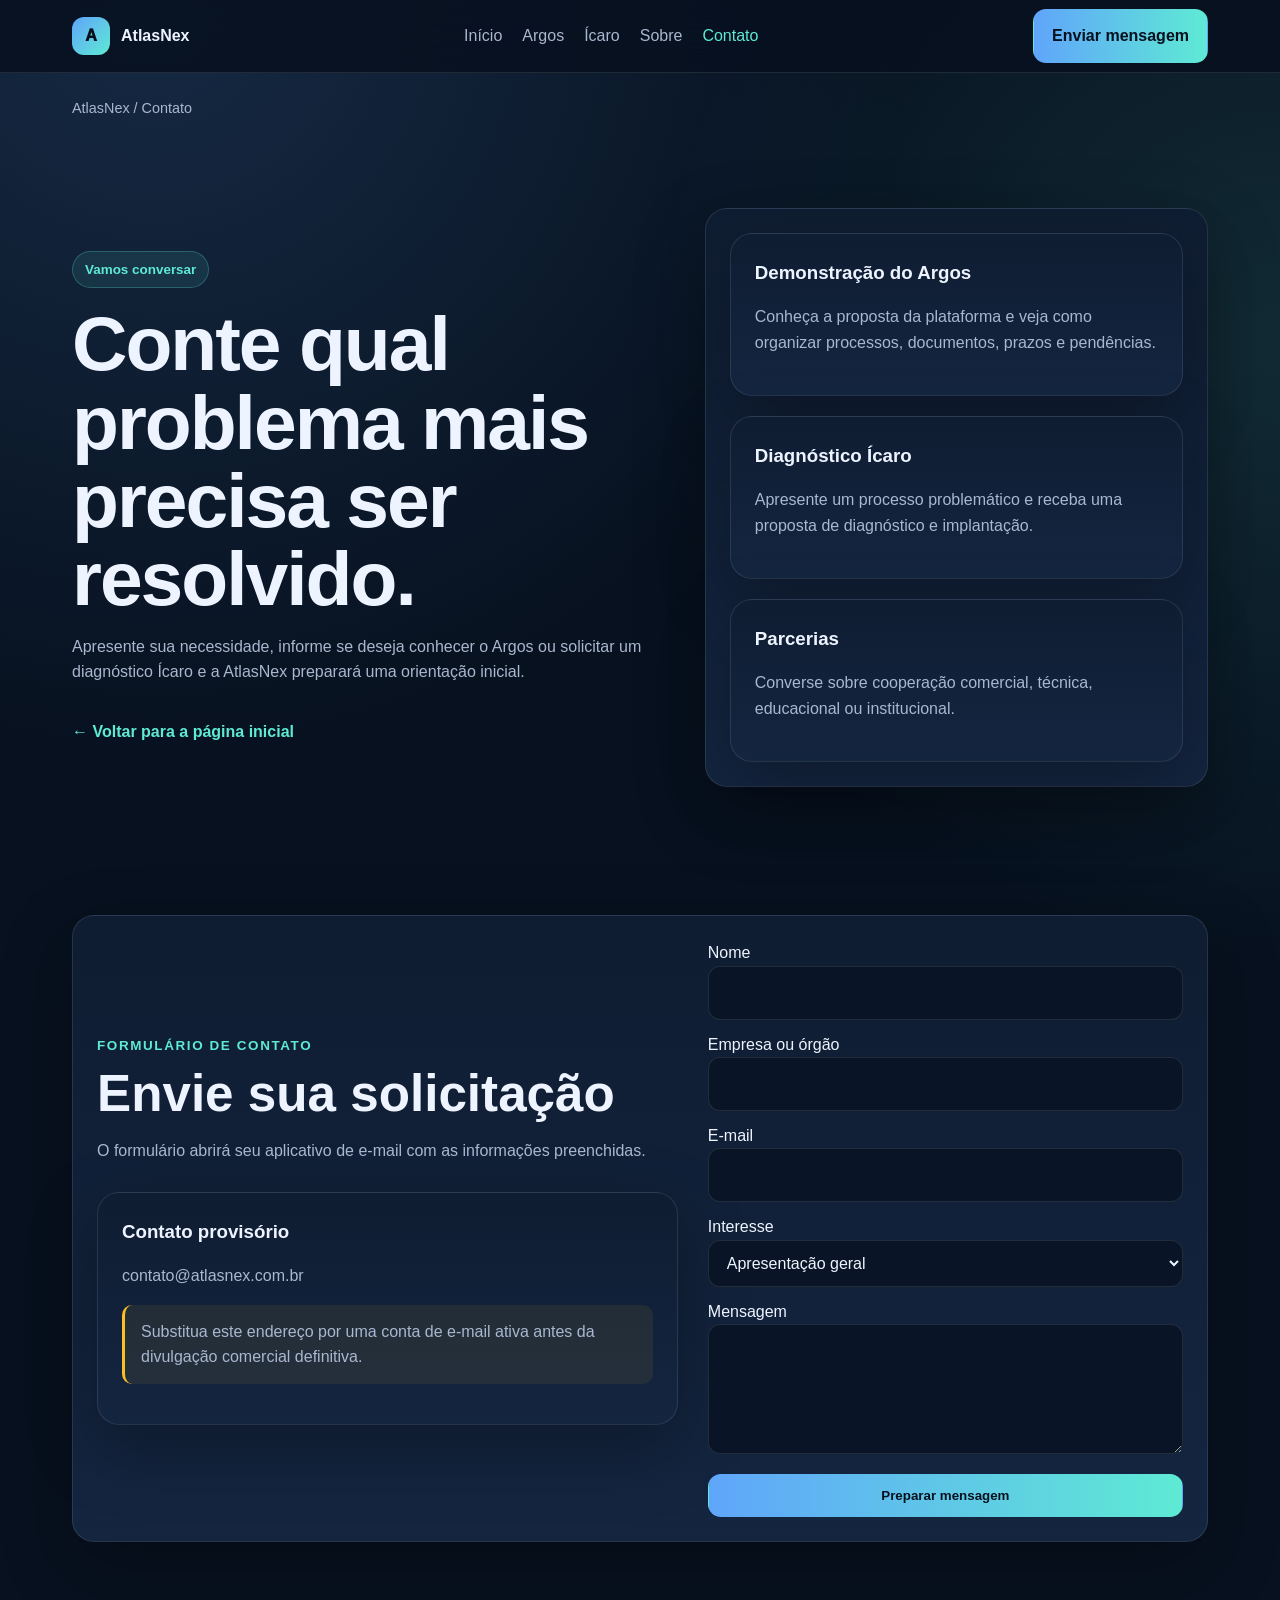
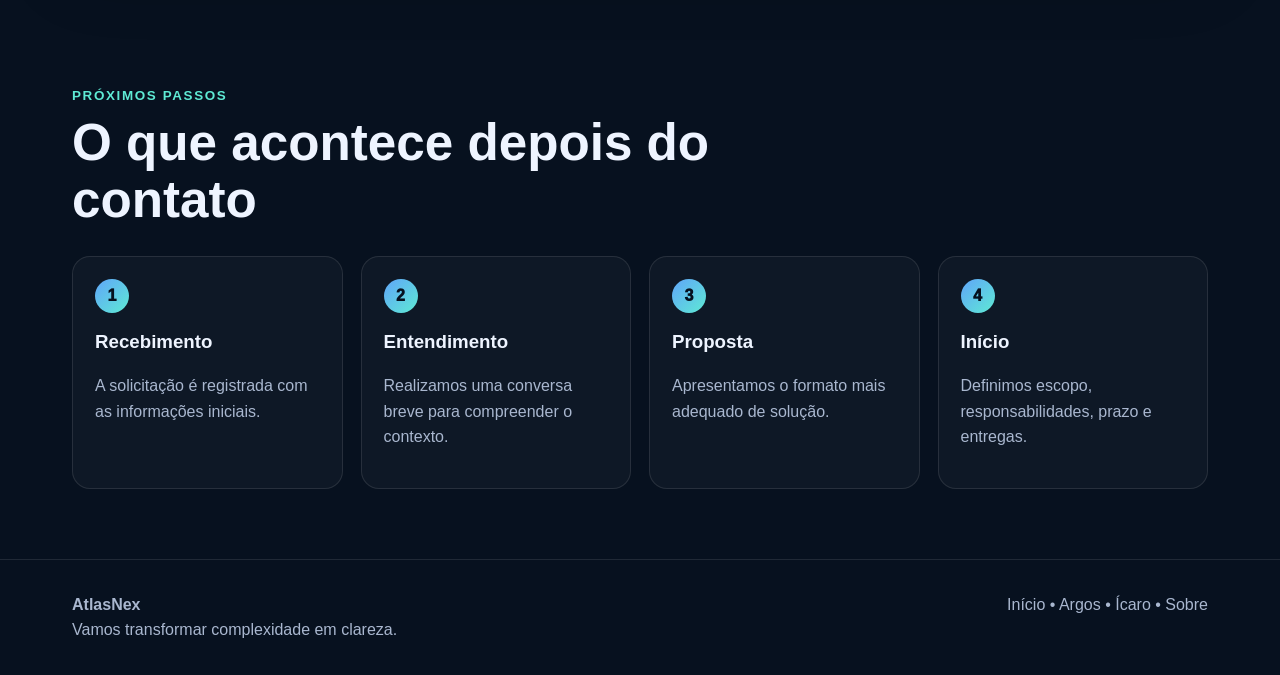
<file: contato.html>
<!DOCTYPE html><html lang="pt-BR"><head><meta charset="UTF-8"><meta name="viewport" content="width=device-width,initial-scale=1"><meta name="description" content="Entre em contato com a AtlasNex para conhecer o Argos, solicitar diagnóstico Ícaro ou apresentar sua necessidade."><title>Contato | AtlasNex</title><link rel="stylesheet" href="css/style.css"></head><body><nav class="site-nav"><div class="container nav-inner"><a class="brand" href="index.html"><span class="mark">A</span><span>AtlasNex</span></a><button class="menu-btn" aria-label="Abrir menu">☰</button><div class="nav-links"><a href="index.html">Início</a><a href="argos.html">Argos</a><a href="icaro.html">Ícaro</a><a href="sobre.html">Sobre</a><a class="active" href="contato.html">Contato</a></div><a class="btn primary" href="#formulario">Enviar mensagem</a></div></nav><div class="container breadcrumb"><a href="index.html">AtlasNex</a> / Contato</div><main><section class="hero"><div class="container hero-grid"><div><div class="eyebrow">Vamos conversar</div><h1>Conte qual problema mais precisa ser resolvido.</h1><p>Apresente sua necessidade, informe se deseja conhecer o Argos ou solicitar um diagnóstico Ícaro e a AtlasNex preparará uma orientação inicial.</p><a class="back" href="index.html">← Voltar para a página inicial</a></div><div class="visual"><div class="grid"><div class="card"><h3>Demonstração do Argos</h3><p>Conheça a proposta da plataforma e veja como organizar processos, documentos, prazos e pendências.</p></div><div class="card"><h3>Diagnóstico Ícaro</h3><p>Apresente um processo problemático e receba uma proposta de diagnóstico e implantação.</p></div><div class="card"><h3>Parcerias</h3><p>Converse sobre cooperação comercial, técnica, educacional ou institucional.</p></div></div></div></div></section><section id="formulario"><div class="container"><div class="cta"><div><div class="section-head"><span>Formulário de contato</span><h2>Envie sua solicitação</h2><p class="muted">O formulário abrirá seu aplicativo de e-mail com as informações preenchidas.</p></div><div class="card"><h3>Contato provisório</h3><p>contato@atlasnex.com.br</p><p class="notice">Substitua este endereço por uma conta de e-mail ativa antes da divulgação comercial definitiva.</p></div></div><form class="contact-form" onsubmit="enviarContato(event)"><label>Nome<input class="field" id="nome" required></label><label>Empresa ou órgão<input class="field" id="empresa"></label><label>E-mail<input class="field" id="email" type="email" required></label><label>Interesse<select class="field" id="interesse"><option>Apresentação geral</option><option>Demonstração do Argos</option><option>Diagnóstico Ícaro</option><option>Parceria</option></select></label><label>Mensagem<textarea class="field" id="mensagem" required></textarea></label><button class="btn primary" type="submit">Preparar mensagem</button></form></div></div></section><section><div class="container"><div class="section-head"><span>Próximos passos</span><h2>O que acontece depois do contato</h2></div><div class="steps"><div class="step"><h3>Recebimento</h3><p>A solicitação é registrada com as informações iniciais.</p></div><div class="step"><h3>Entendimento</h3><p>Realizamos uma conversa breve para compreender o contexto.</p></div><div class="step"><h3>Proposta</h3><p>Apresentamos o formato mais adequado de solução.</p></div><div class="step"><h3>Início</h3><p>Definimos escopo, responsabilidades, prazo e entregas.</p></div></div></div></section></main><footer class="footer"><div class="container footer-grid"><div><strong>AtlasNex</strong><br>Vamos transformar complexidade em clareza.</div><div><a href="index.html">Início</a> • <a href="argos.html">Argos</a> • <a href="icaro.html">Ícaro</a> • <a href="sobre.html">Sobre</a></div></div></footer><button class="top-btn" aria-label="Voltar ao topo">↑</button><script src="js/main.js"></script><script>function enviarContato(e){e.preventDefault();const p=new URLSearchParams(location.search);const produto=p.get('produto');const interesse=document.getElementById('interesse');if(produto==='argos')interesse.value='Demonstração do Argos';if(produto==='icaro')interesse.value='Diagnóstico Ícaro';const assunto=encodeURIComponent(interesse.value+' — AtlasNex');const corpo=encodeURIComponent('Nome: '+document.getElementById('nome').value+'\nEmpresa/Órgão: '+document.getElementById('empresa').value+'\nE-mail: '+document.getElementById('email').value+'\nInteresse: '+interesse.value+'\n\nMensagem:\n'+document.getElementById('mensagem').value);location.href='mailto:contato@atlasnex.com.br?subject='+assunto+'&body='+corpo}const params=new URLSearchParams(location.search);const prod=params.get('produto');if(prod){const s=document.getElementById('interesse');s.value=prod==='argos'?'Demonstração do Argos':'Diagnóstico Ícaro'}</script></body></html>
</file>
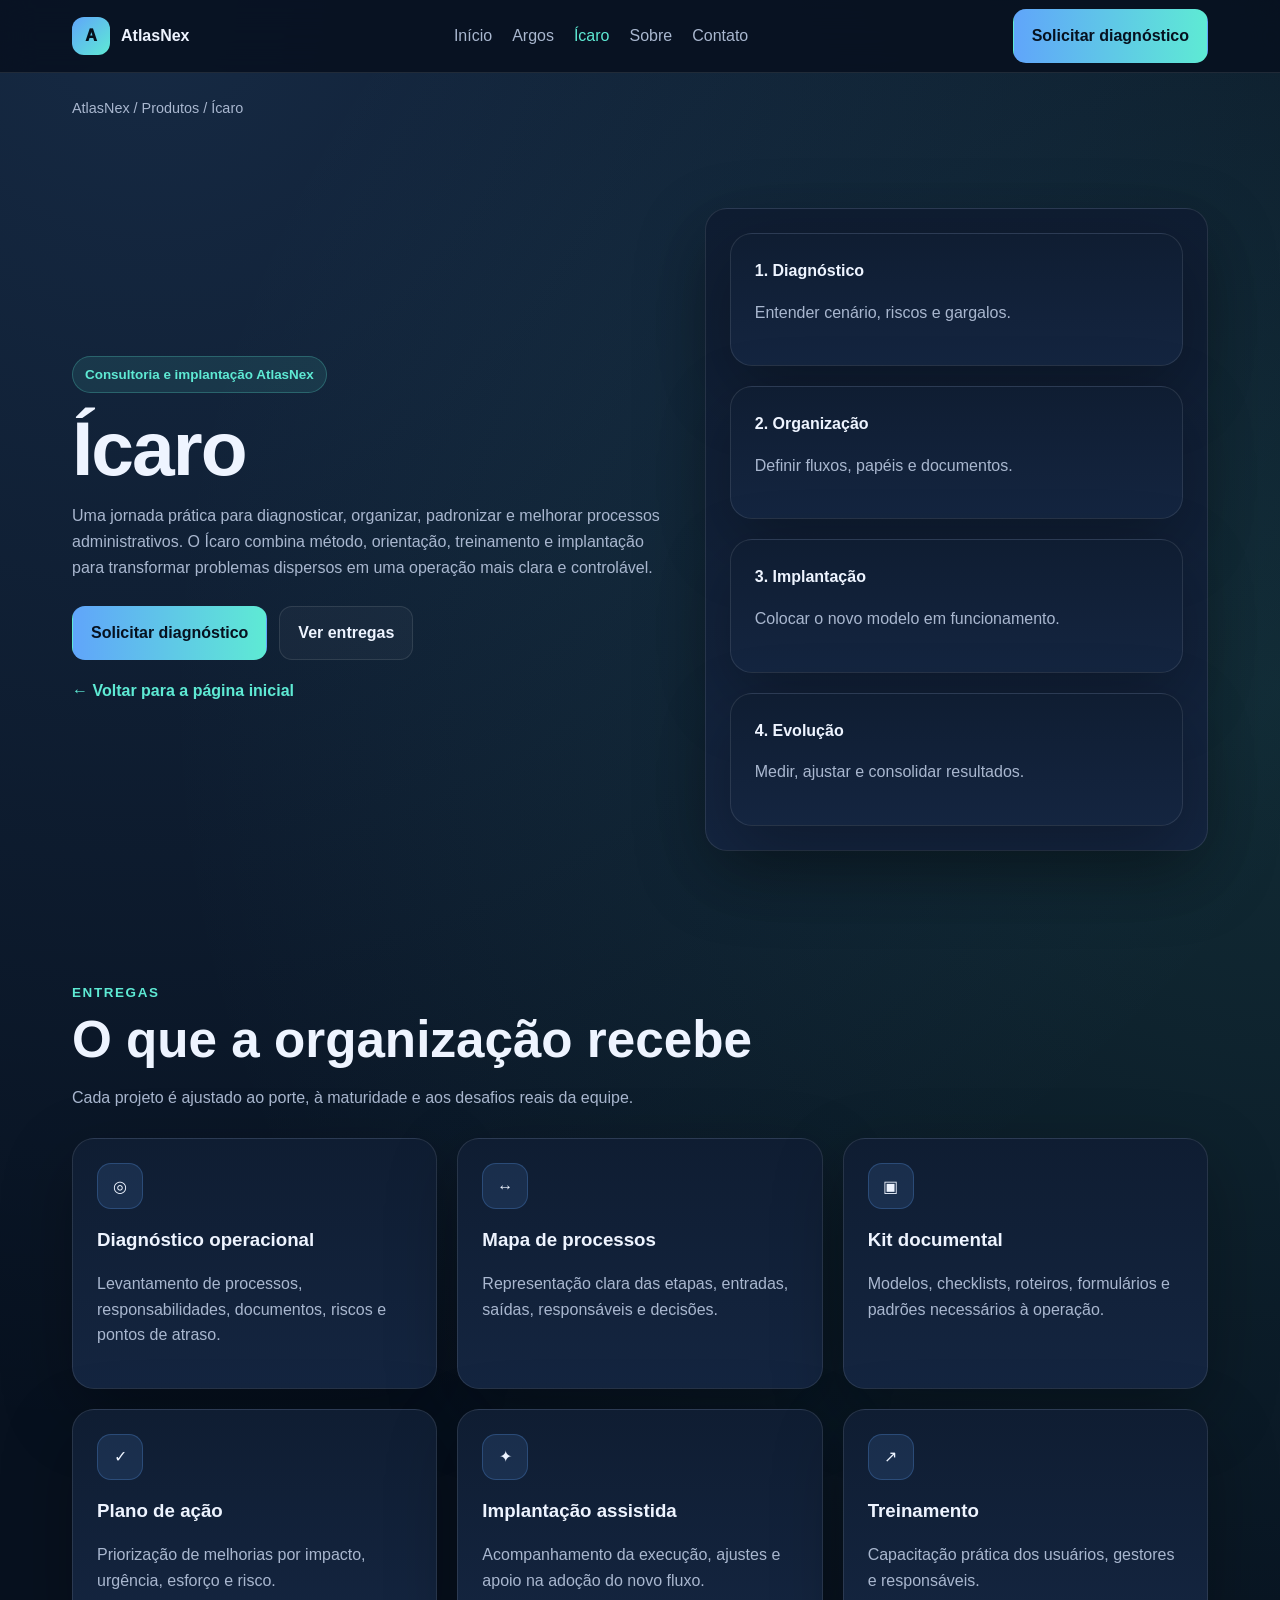
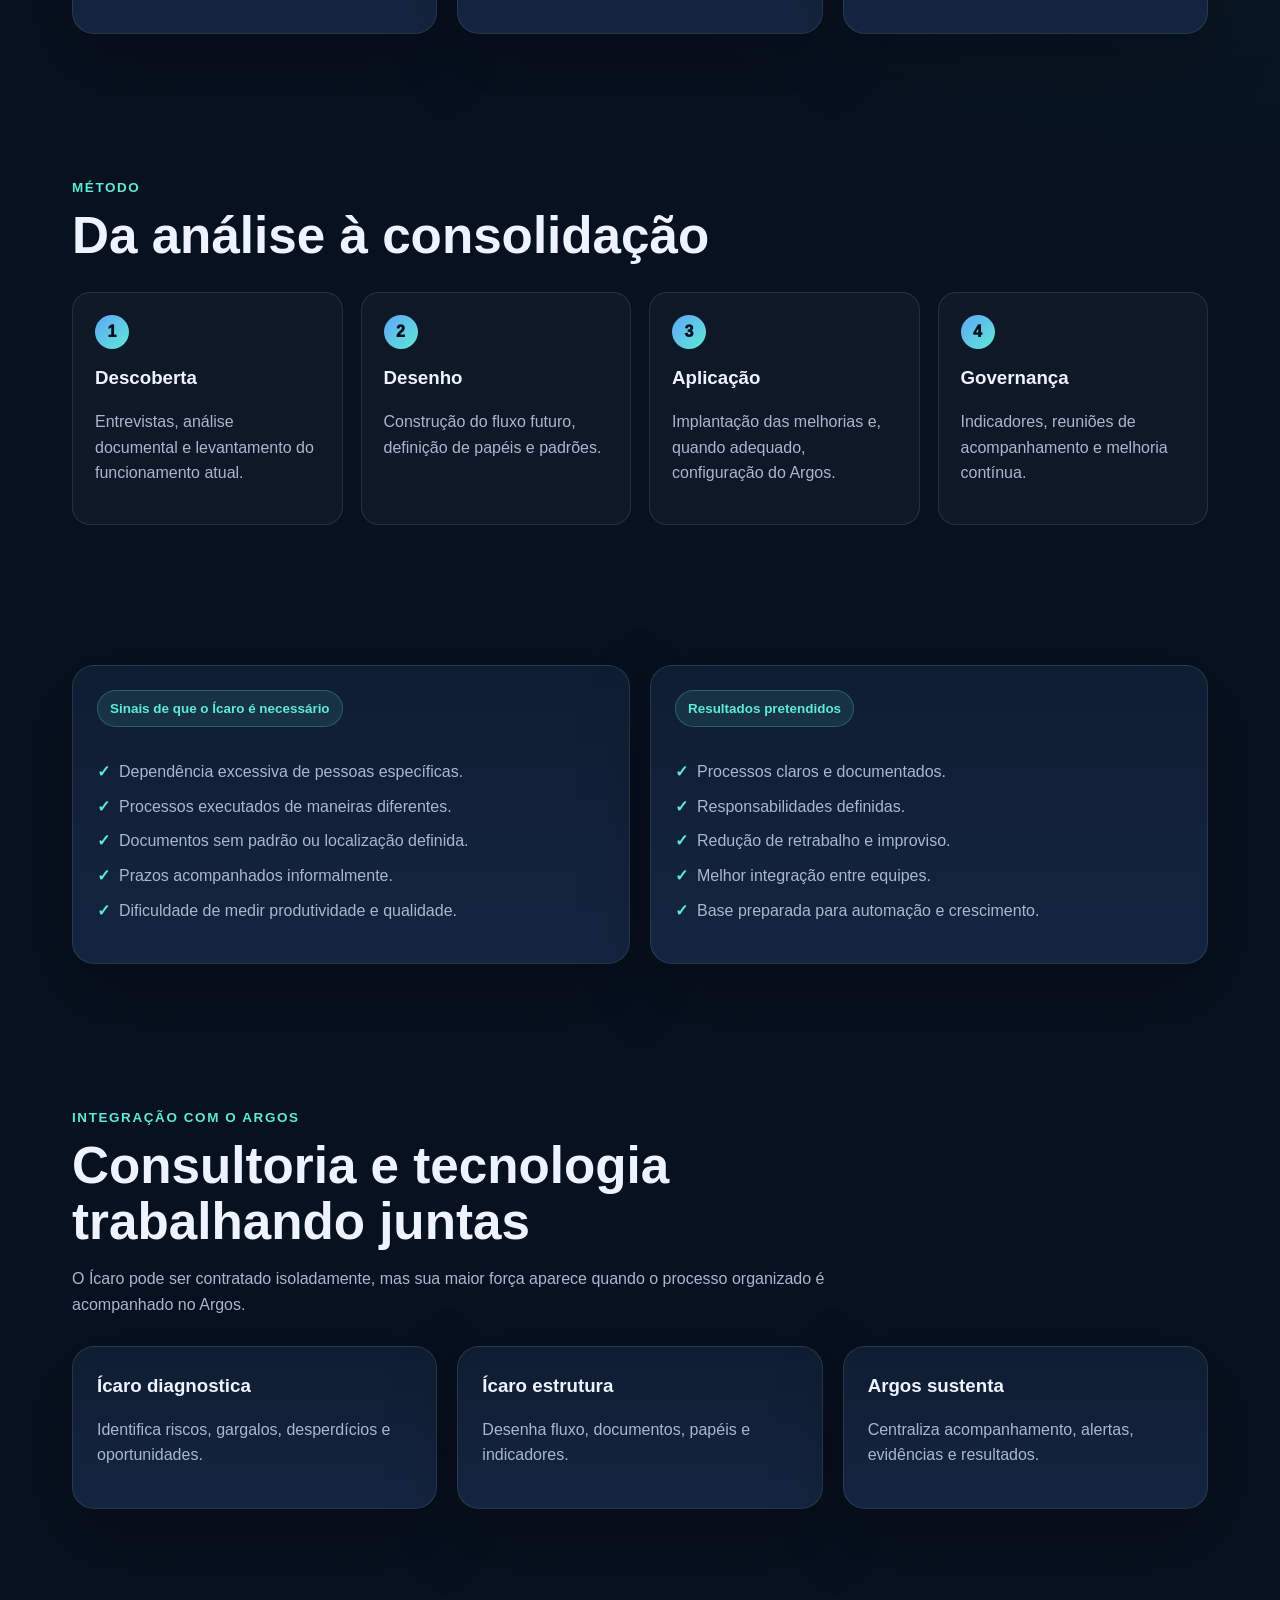
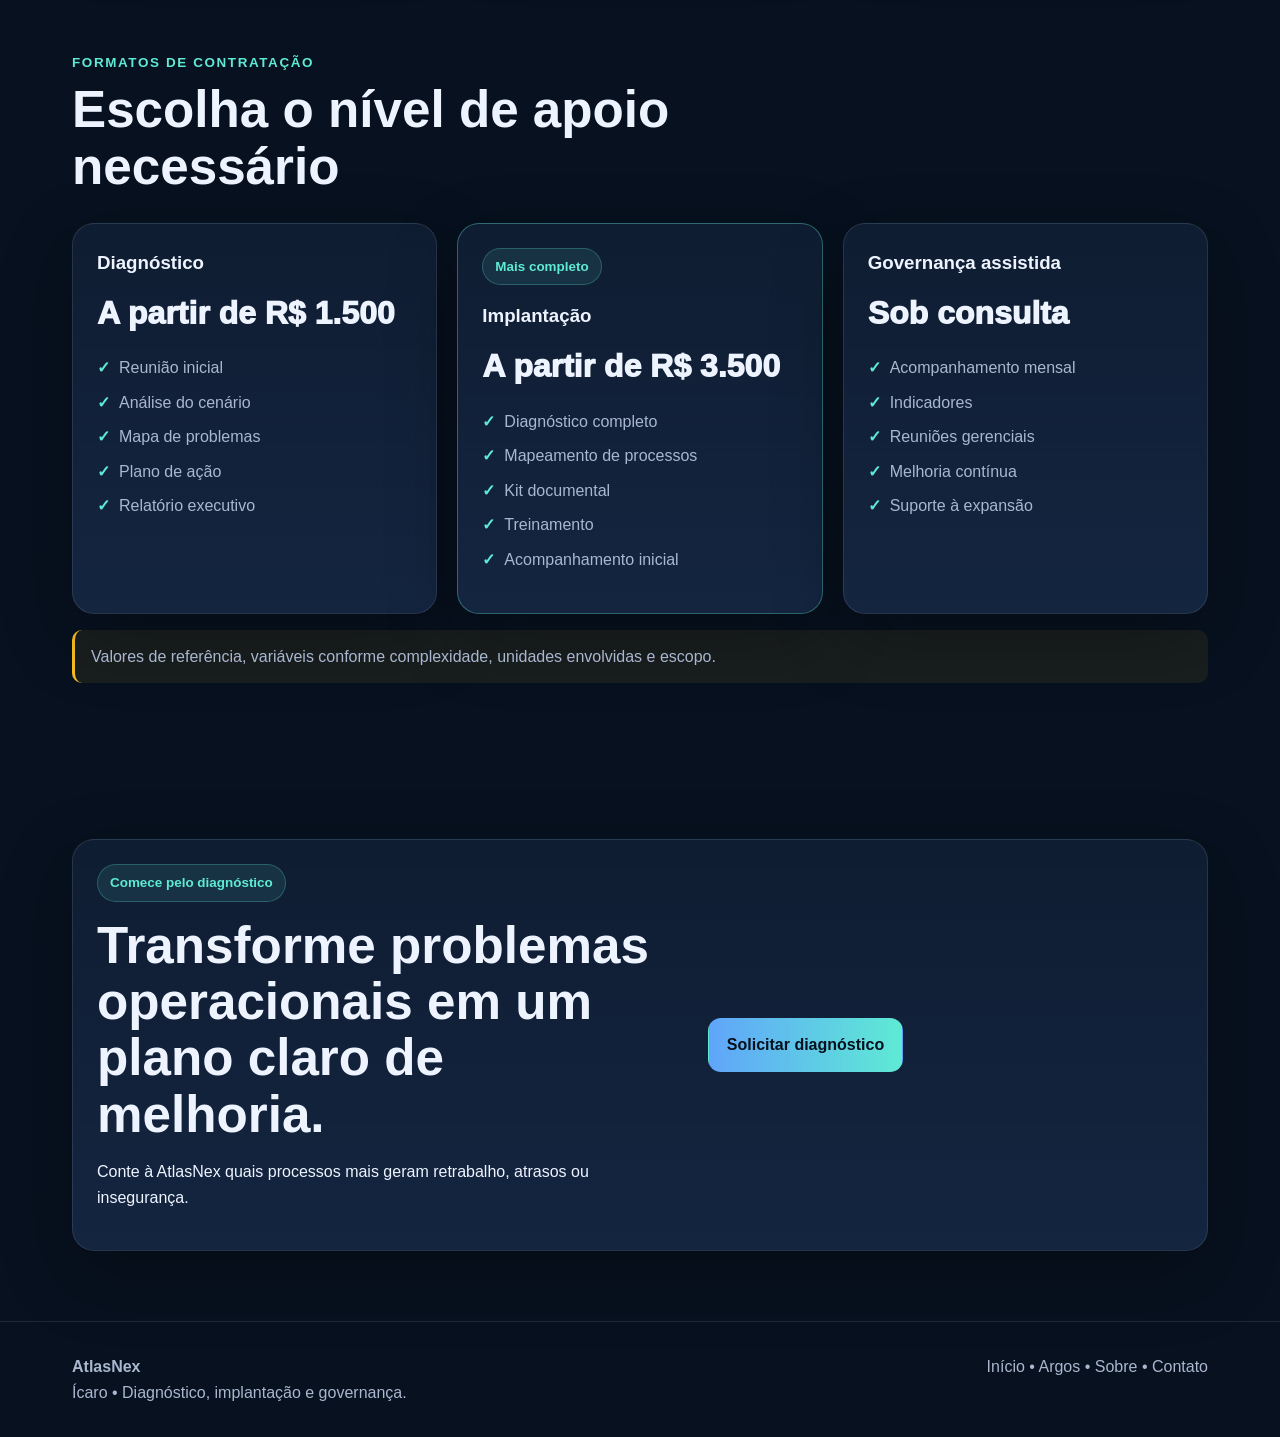
<file: icaro.html>
<!DOCTYPE html><html lang="pt-BR"><head><meta charset="UTF-8"><meta name="viewport" content="width=device-width,initial-scale=1"><meta name="description" content="Ícaro — diagnóstico, organização, implantação e melhoria de processos administrativos pela AtlasNex."><title>Ícaro | AtlasNex</title><link rel="stylesheet" href="css/style.css"></head><body><nav class="site-nav"><div class="container nav-inner"><a class="brand" href="index.html"><span class="mark">A</span><span>AtlasNex</span></a><button class="menu-btn" aria-label="Abrir menu">☰</button><div class="nav-links"><a href="index.html">Início</a><a href="argos.html">Argos</a><a class="active" href="icaro.html">Ícaro</a><a href="sobre.html">Sobre</a><a href="contato.html">Contato</a></div><a class="btn primary" href="contato.html?produto=icaro">Solicitar diagnóstico</a></div></nav><div class="container breadcrumb"><a href="index.html">AtlasNex</a> / Produtos / Ícaro</div><main><section class="hero"><div class="container hero-grid"><div><div class="eyebrow">Consultoria e implantação AtlasNex</div><h1>Ícaro</h1><p>Uma jornada prática para diagnosticar, organizar, padronizar e melhorar processos administrativos. O Ícaro combina método, orientação, treinamento e implantação para transformar problemas dispersos em uma operação mais clara e controlável.</p><div class="actions"><a class="btn primary" href="contato.html?produto=icaro">Solicitar diagnóstico</a><a class="btn secondary" href="#entregas">Ver entregas</a></div><a class="back" href="index.html">← Voltar para a página inicial</a></div><div class="visual"><div class="grid"><div class="card"><strong>1. Diagnóstico</strong><p>Entender cenário, riscos e gargalos.</p></div><div class="card"><strong>2. Organização</strong><p>Definir fluxos, papéis e documentos.</p></div><div class="card"><strong>3. Implantação</strong><p>Colocar o novo modelo em funcionamento.</p></div><div class="card"><strong>4. Evolução</strong><p>Medir, ajustar e consolidar resultados.</p></div></div></div></div></section><section id="entregas"><div class="container"><div class="section-head"><span>Entregas</span><h2>O que a organização recebe</h2><p class="muted">Cada projeto é ajustado ao porte, à maturidade e aos desafios reais da equipe.</p></div><div class="grid g3"><div class="card"><div class="icon">◎</div><h3>Diagnóstico operacional</h3><p>Levantamento de processos, responsabilidades, documentos, riscos e pontos de atraso.</p></div><div class="card"><div class="icon">↔</div><h3>Mapa de processos</h3><p>Representação clara das etapas, entradas, saídas, responsáveis e decisões.</p></div><div class="card"><div class="icon">▣</div><h3>Kit documental</h3><p>Modelos, checklists, roteiros, formulários e padrões necessários à operação.</p></div><div class="card"><div class="icon">✓</div><h3>Plano de ação</h3><p>Priorização de melhorias por impacto, urgência, esforço e risco.</p></div><div class="card"><div class="icon">✦</div><h3>Implantação assistida</h3><p>Acompanhamento da execução, ajustes e apoio na adoção do novo fluxo.</p></div><div class="card"><div class="icon">↗</div><h3>Treinamento</h3><p>Capacitação prática dos usuários, gestores e responsáveis.</p></div></div></div></section><section><div class="container"><div class="section-head"><span>Método</span><h2>Da análise à consolidação</h2></div><div class="steps"><div class="step"><h3>Descoberta</h3><p>Entrevistas, análise documental e levantamento do funcionamento atual.</p></div><div class="step"><h3>Desenho</h3><p>Construção do fluxo futuro, definição de papéis e padrões.</p></div><div class="step"><h3>Aplicação</h3><p>Implantação das melhorias e, quando adequado, configuração do Argos.</p></div><div class="step"><h3>Governança</h3><p>Indicadores, reuniões de acompanhamento e melhoria contínua.</p></div></div></div></section><section><div class="container grid g2"><div class="card"><span class="tag">Sinais de que o Ícaro é necessário</span><ul class="list"><li>Dependência excessiva de pessoas específicas.</li><li>Processos executados de maneiras diferentes.</li><li>Documentos sem padrão ou localização definida.</li><li>Prazos acompanhados informalmente.</li><li>Dificuldade de medir produtividade e qualidade.</li></ul></div><div class="card"><span class="tag">Resultados pretendidos</span><ul class="list"><li>Processos claros e documentados.</li><li>Responsabilidades definidas.</li><li>Redução de retrabalho e improviso.</li><li>Melhor integração entre equipes.</li><li>Base preparada para automação e crescimento.</li></ul></div></div></section><section><div class="container"><div class="section-head"><span>Integração com o Argos</span><h2>Consultoria e tecnologia trabalhando juntas</h2><p class="muted">O Ícaro pode ser contratado isoladamente, mas sua maior força aparece quando o processo organizado é acompanhado no Argos.</p></div><div class="grid g3"><div class="card"><h3>Ícaro diagnostica</h3><p>Identifica riscos, gargalos, desperdícios e oportunidades.</p></div><div class="card"><h3>Ícaro estrutura</h3><p>Desenha fluxo, documentos, papéis e indicadores.</p></div><div class="card"><h3>Argos sustenta</h3><p>Centraliza acompanhamento, alertas, evidências e resultados.</p></div></div></div></section><section><div class="container"><div class="section-head"><span>Formatos de contratação</span><h2>Escolha o nível de apoio necessário</h2></div><div class="grid g3"><div class="card"><h3>Diagnóstico</h3><div class="price">A partir de R$ 1.500</div><ul class="list"><li>Reunião inicial</li><li>Análise do cenário</li><li>Mapa de problemas</li><li>Plano de ação</li><li>Relatório executivo</li></ul></div><div class="card" style="border-color:rgba(94,234,212,.35)"><span class="tag">Mais completo</span><h3>Implantação</h3><div class="price">A partir de R$ 3.500</div><ul class="list"><li>Diagnóstico completo</li><li>Mapeamento de processos</li><li>Kit documental</li><li>Treinamento</li><li>Acompanhamento inicial</li></ul></div><div class="card"><h3>Governança assistida</h3><div class="price">Sob consulta</div><ul class="list"><li>Acompanhamento mensal</li><li>Indicadores</li><li>Reuniões gerenciais</li><li>Melhoria contínua</li><li>Suporte à expansão</li></ul></div></div><p class="notice">Valores de referência, variáveis conforme complexidade, unidades envolvidas e escopo.</p></div></section><section><div class="container"><div class="cta"><div><div class="eyebrow">Comece pelo diagnóstico</div><h2>Transforme problemas operacionais em um plano claro de melhoria.</h2><p>Conte à AtlasNex quais processos mais geram retrabalho, atrasos ou insegurança.</p></div><div><a class="btn primary" href="contato.html?produto=icaro">Solicitar diagnóstico</a></div></div></div></section></main><footer class="footer"><div class="container footer-grid"><div><strong>AtlasNex</strong><br>Ícaro • Diagnóstico, implantação e governança.</div><div><a href="index.html">Início</a> • <a href="argos.html">Argos</a> • <a href="sobre.html">Sobre</a> • <a href="contato.html">Contato</a></div></div></footer><button class="top-btn" aria-label="Voltar ao topo">↑</button><script src="js/main.js"></script></body></html>
</file>
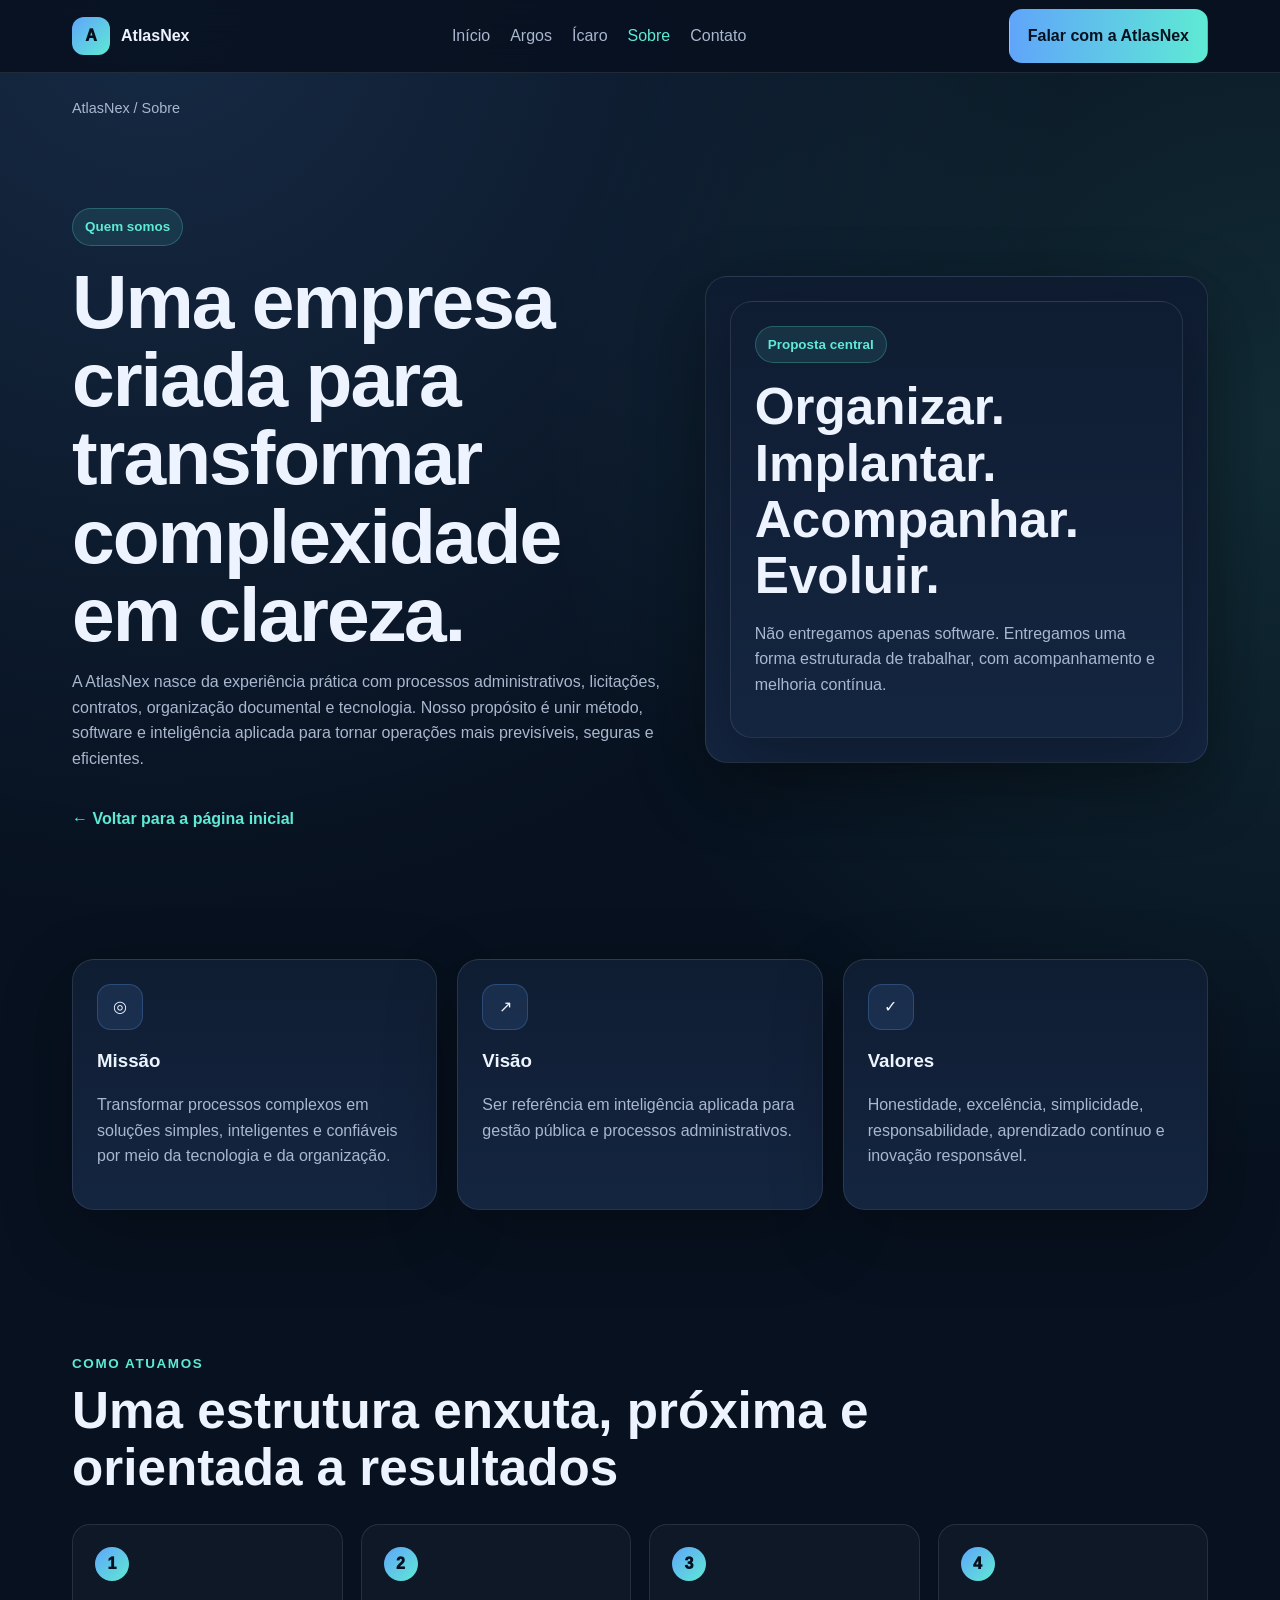
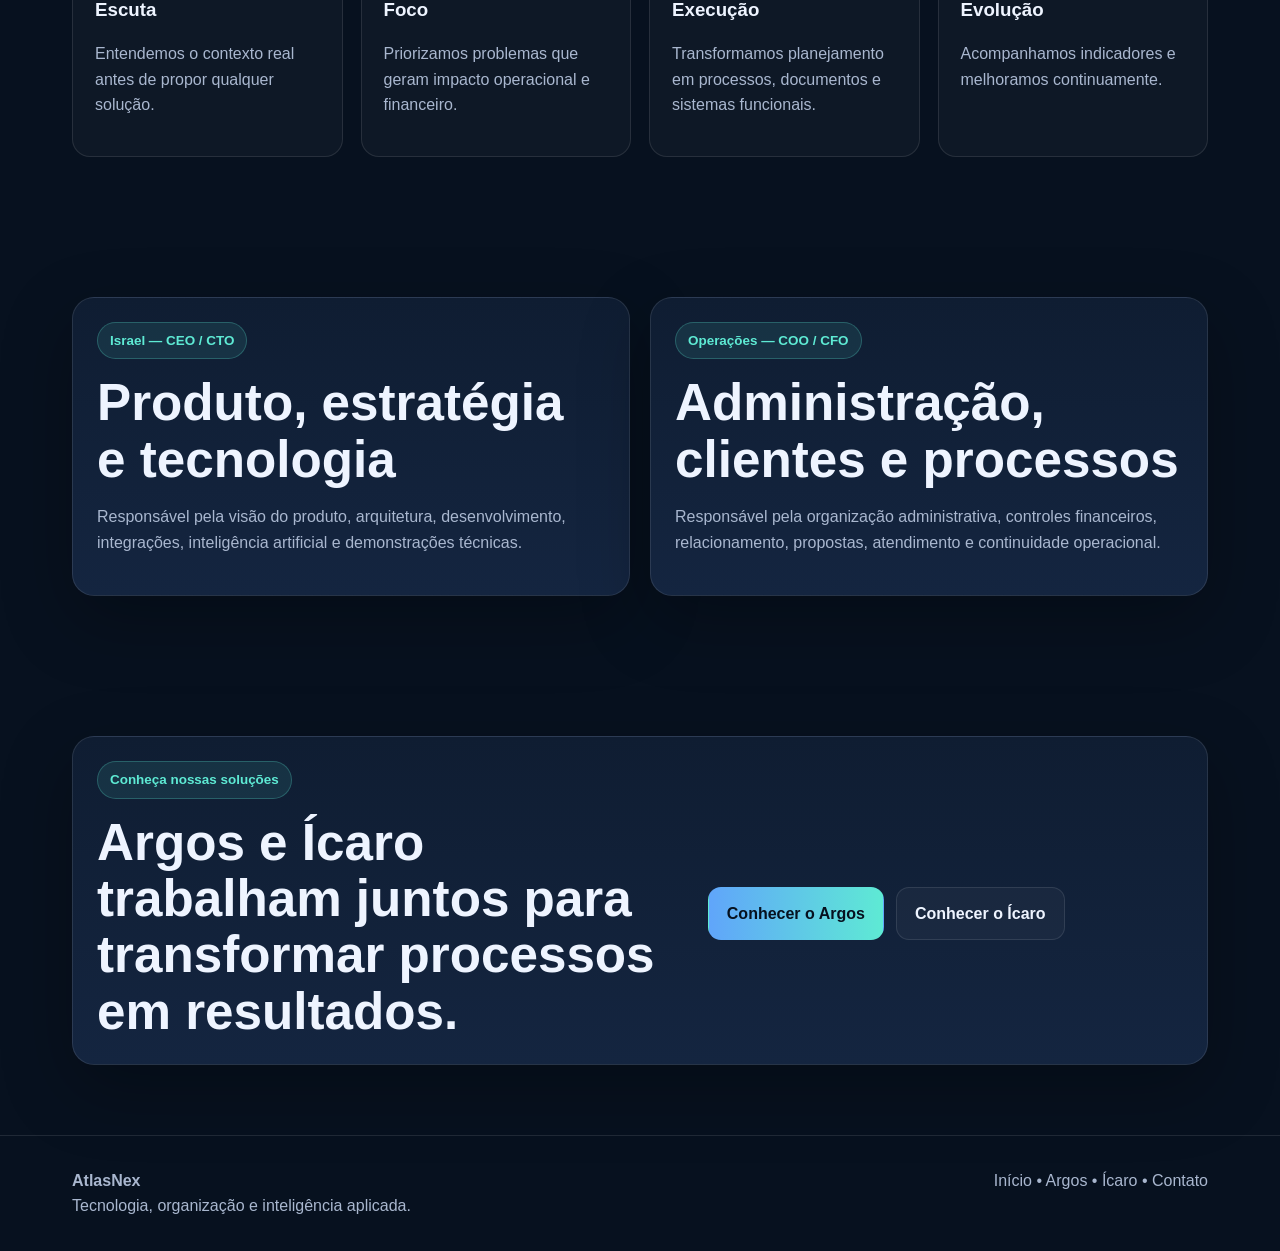
<file: sobre.html>
<!DOCTYPE html><html lang="pt-BR"><head><meta charset="UTF-8"><meta name="viewport" content="width=device-width,initial-scale=1"><meta name="description" content="Conheça a AtlasNex, sua missão, visão, valores e modelo de atuação."><title>Sobre | AtlasNex</title><link rel="stylesheet" href="css/style.css"></head><body><nav class="site-nav"><div class="container nav-inner"><a class="brand" href="index.html"><span class="mark">A</span><span>AtlasNex</span></a><button class="menu-btn" aria-label="Abrir menu">☰</button><div class="nav-links"><a href="index.html">Início</a><a href="argos.html">Argos</a><a href="icaro.html">Ícaro</a><a class="active" href="sobre.html">Sobre</a><a href="contato.html">Contato</a></div><a class="btn primary" href="contato.html">Falar com a AtlasNex</a></div></nav><div class="container breadcrumb"><a href="index.html">AtlasNex</a> / Sobre</div><main><section class="hero"><div class="container hero-grid"><div><div class="eyebrow">Quem somos</div><h1>Uma empresa criada para transformar complexidade em clareza.</h1><p>A AtlasNex nasce da experiência prática com processos administrativos, licitações, contratos, organização documental e tecnologia. Nosso propósito é unir método, software e inteligência aplicada para tornar operações mais previsíveis, seguras e eficientes.</p><a class="back" href="index.html">← Voltar para a página inicial</a></div><div class="visual"><div class="card"><span class="tag">Proposta central</span><h2>Organizar. Implantar. Acompanhar. Evoluir.</h2><p>Não entregamos apenas software. Entregamos uma forma estruturada de trabalhar, com acompanhamento e melhoria contínua.</p></div></div></div></section><section><div class="container"><div class="grid g3"><div class="card"><div class="icon">◎</div><h3>Missão</h3><p>Transformar processos complexos em soluções simples, inteligentes e confiáveis por meio da tecnologia e da organização.</p></div><div class="card"><div class="icon">↗</div><h3>Visão</h3><p>Ser referência em inteligência aplicada para gestão pública e processos administrativos.</p></div><div class="card"><div class="icon">✓</div><h3>Valores</h3><p>Honestidade, excelência, simplicidade, responsabilidade, aprendizado contínuo e inovação responsável.</p></div></div></div></section><section><div class="container"><div class="section-head"><span>Como atuamos</span><h2>Uma estrutura enxuta, próxima e orientada a resultados</h2></div><div class="steps"><div class="step"><h3>Escuta</h3><p>Entendemos o contexto real antes de propor qualquer solução.</p></div><div class="step"><h3>Foco</h3><p>Priorizamos problemas que geram impacto operacional e financeiro.</p></div><div class="step"><h3>Execução</h3><p>Transformamos planejamento em processos, documentos e sistemas funcionais.</p></div><div class="step"><h3>Evolução</h3><p>Acompanhamos indicadores e melhoramos continuamente.</p></div></div></div></section><section><div class="container grid g2"><div class="card"><span class="tag">Israel — CEO / CTO</span><h2>Produto, estratégia e tecnologia</h2><p>Responsável pela visão do produto, arquitetura, desenvolvimento, integrações, inteligência artificial e demonstrações técnicas.</p></div><div class="card"><span class="tag">Operações — COO / CFO</span><h2>Administração, clientes e processos</h2><p>Responsável pela organização administrativa, controles financeiros, relacionamento, propostas, atendimento e continuidade operacional.</p></div></div></section><section><div class="container"><div class="cta"><div><div class="eyebrow">Conheça nossas soluções</div><h2>Argos e Ícaro trabalham juntos para transformar processos em resultados.</h2></div><div class="actions"><a class="btn primary" href="argos.html">Conhecer o Argos</a><a class="btn secondary" href="icaro.html">Conhecer o Ícaro</a></div></div></div></section></main><footer class="footer"><div class="container footer-grid"><div><strong>AtlasNex</strong><br>Tecnologia, organização e inteligência aplicada.</div><div><a href="index.html">Início</a> • <a href="argos.html">Argos</a> • <a href="icaro.html">Ícaro</a> • <a href="contato.html">Contato</a></div></div></footer><button class="top-btn" aria-label="Voltar ao topo">↑</button><script src="js/main.js"></script></body></html>
</file>
<file: css/style.css>
:root{--bg:#07111f;--panel:#0f1d32;--panel2:#142540;--text:#eef4ff;--muted:#a9b7cf;--primary:#5eead4;--blue:#60a5fa;--gold:#fbbf24;--line:rgba(255,255,255,.1);--shadow:0 24px 70px rgba(0,0,0,.28)}*{box-sizing:border-box}html{scroll-behavior:smooth}body{margin:0;font-family:Inter,Segoe UI,Arial,sans-serif;color:var(--text);background:radial-gradient(circle at 12% 0%,rgba(96,165,250,.17),transparent 30%),radial-gradient(circle at 100% 15%,rgba(94,234,212,.12),transparent 27%),var(--bg);line-height:1.6}a{text-decoration:none;color:inherit}.container{max-width:1180px;margin:auto;padding:0 22px}.site-nav{position:sticky;top:0;z-index:50;background:rgba(7,17,31,.88);backdrop-filter:blur(16px);border-bottom:1px solid var(--line)}.nav-inner{min-height:72px;display:flex;align-items:center;justify-content:space-between;gap:22px}.brand{display:flex;gap:11px;align-items:center;font-weight:900}.mark{width:38px;height:38px;border-radius:12px;display:grid;place-items:center;background:linear-gradient(135deg,var(--blue),var(--primary));color:#06101c;font-weight:1000}.nav-links{display:flex;gap:20px;color:var(--muted)}.nav-links a:hover,.active{color:var(--primary)}.menu-btn{display:none;background:none;border:1px solid var(--line);color:var(--text);padding:8px 11px;border-radius:10px}.btn{display:inline-flex;align-items:center;justify-content:center;padding:13px 18px;border-radius:13px;font-weight:900;border:1px solid transparent;cursor:pointer}.primary{background:linear-gradient(90deg,var(--blue),var(--primary));color:#06111f}.secondary{border-color:var(--line);background:rgba(255,255,255,.035)}.hero{padding:88px 0 58px}.hero-grid{display:grid;grid-template-columns:1.08fr .92fr;gap:42px;align-items:center}.eyebrow,.tag{display:inline-block;padding:7px 12px;border-radius:999px;background:rgba(94,234,212,.1);border:1px solid rgba(94,234,212,.25);color:var(--primary);font-weight:800;font-size:.84rem;margin-bottom:16px}h1,h2,h3{margin:0}h1{font-size:clamp(2.8rem,6vw,5rem);line-height:1.02;letter-spacing:-2px}h2{font-size:clamp(2rem,4vw,3.2rem);line-height:1.1}.hero p,.muted,.card p,.step p{color:var(--muted)}.actions{display:flex;gap:12px;flex-wrap:wrap;margin-top:26px}.card,.visual,.cta{background:linear-gradient(180deg,var(--panel),var(--panel2));border:1px solid var(--line);border-radius:22px;padding:24px;box-shadow:var(--shadow)}section{padding:70px 0}.section-head{max-width:820px;margin-bottom:28px}.section-head>span{color:var(--primary);font-weight:900;font-size:.84rem;text-transform:uppercase;letter-spacing:.12em}.section-head h2{margin-top:8px}.grid{display:grid;gap:20px}.g2{grid-template-columns:repeat(2,1fr)}.g3{grid-template-columns:repeat(3,1fr)}.g4{grid-template-columns:repeat(4,1fr)}.card h3{margin-bottom:8px}.icon{width:46px;height:46px;border-radius:14px;display:grid;place-items:center;background:rgba(96,165,250,.12);border:1px solid rgba(96,165,250,.25);margin-bottom:16px}.list{list-style:none;padding:0;margin:16px 0}.list li{color:var(--muted);margin:9px 0;padding-left:22px;position:relative}.list li:before{content:'✓';position:absolute;left:0;color:var(--primary);font-weight:900}.steps{counter-reset:n;display:grid;grid-template-columns:repeat(4,1fr);gap:18px}.step{padding:22px;border-radius:18px;border:1px solid var(--line);background:rgba(255,255,255,.03)}.step:before{counter-increment:n;content:counter(n);width:34px;height:34px;border-radius:50%;display:grid;place-items:center;background:linear-gradient(135deg,var(--blue),var(--primary));color:#06111f;font-weight:1000;margin-bottom:14px}.price{font-size:2rem;font-weight:1000;margin:10px 0}.cta{display:grid;grid-template-columns:1.1fr .9fr;gap:30px;align-items:center}.breadcrumb{padding-top:24px;color:var(--muted);font-size:.9rem}.breadcrumb a:hover{color:var(--primary)}.back{display:inline-flex;gap:7px;align-items:center;margin-top:18px;color:var(--primary);font-weight:800}.notice{padding:14px 16px;border-left:3px solid var(--gold);background:rgba(251,191,36,.07);border-radius:10px;color:var(--muted)}.footer{border-top:1px solid var(--line);padding:32px 0;color:var(--muted)}.footer-grid{display:flex;justify-content:space-between;gap:20px;flex-wrap:wrap}.product-link{margin-top:18px}.product-link a{width:100%}.top-btn{position:fixed;right:22px;bottom:22px;width:44px;height:44px;border-radius:50%;border:1px solid var(--line);background:var(--panel2);color:var(--text);display:none;place-items:center;cursor:pointer}.top-btn.show{display:grid}.contact-form{display:grid;gap:12px}.field{width:100%;padding:13px 14px;border-radius:12px;border:1px solid var(--line);background:#091526;color:var(--text);font:inherit}textarea.field{min-height:130px;resize:vertical}@media(max-width:900px){.hero-grid,.g2,.g3,.g4,.steps,.cta{grid-template-columns:1fr}.menu-btn{display:block}.nav-links{display:none;position:absolute;left:0;right:0;top:72px;background:#07111f;padding:18px 22px;border-bottom:1px solid var(--line);flex-direction:column}.nav-links.open{display:flex}.nav-inner>.btn{display:none}h1{letter-spacing:-1px}}
</file>
